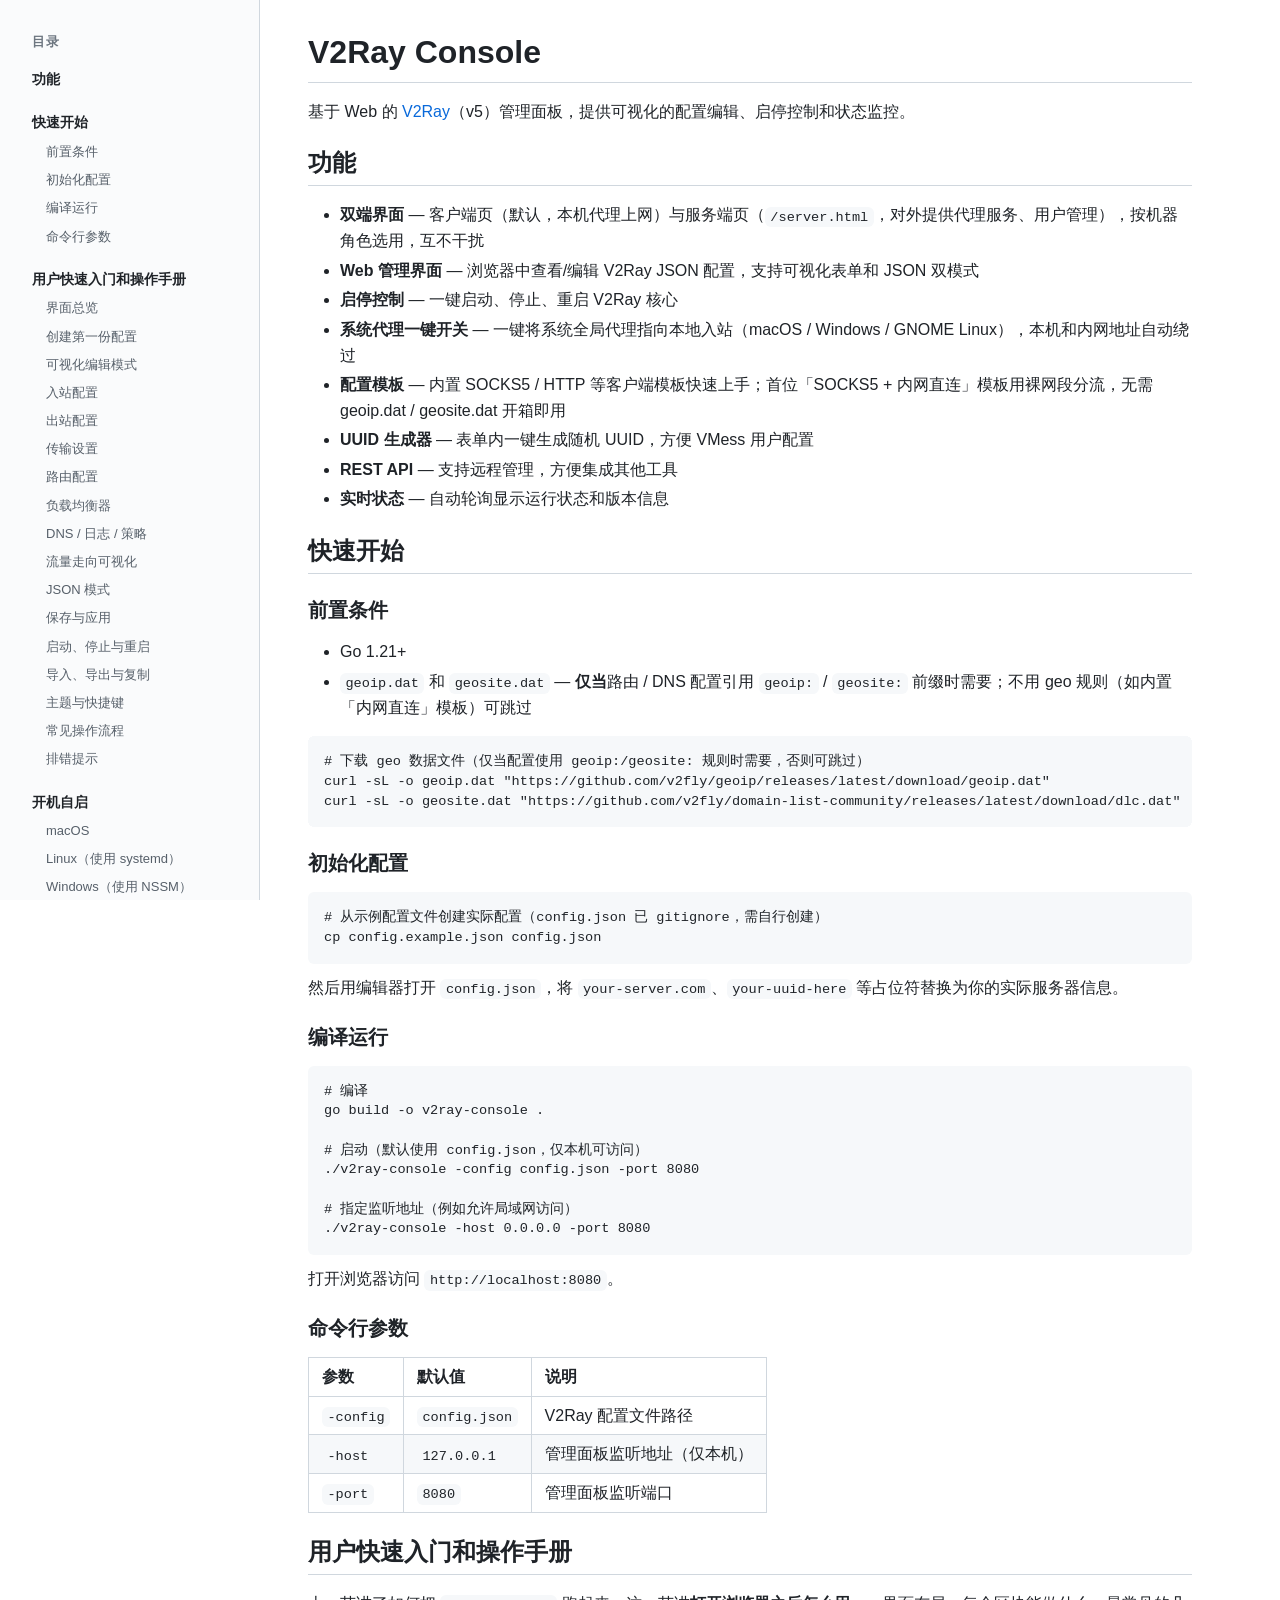
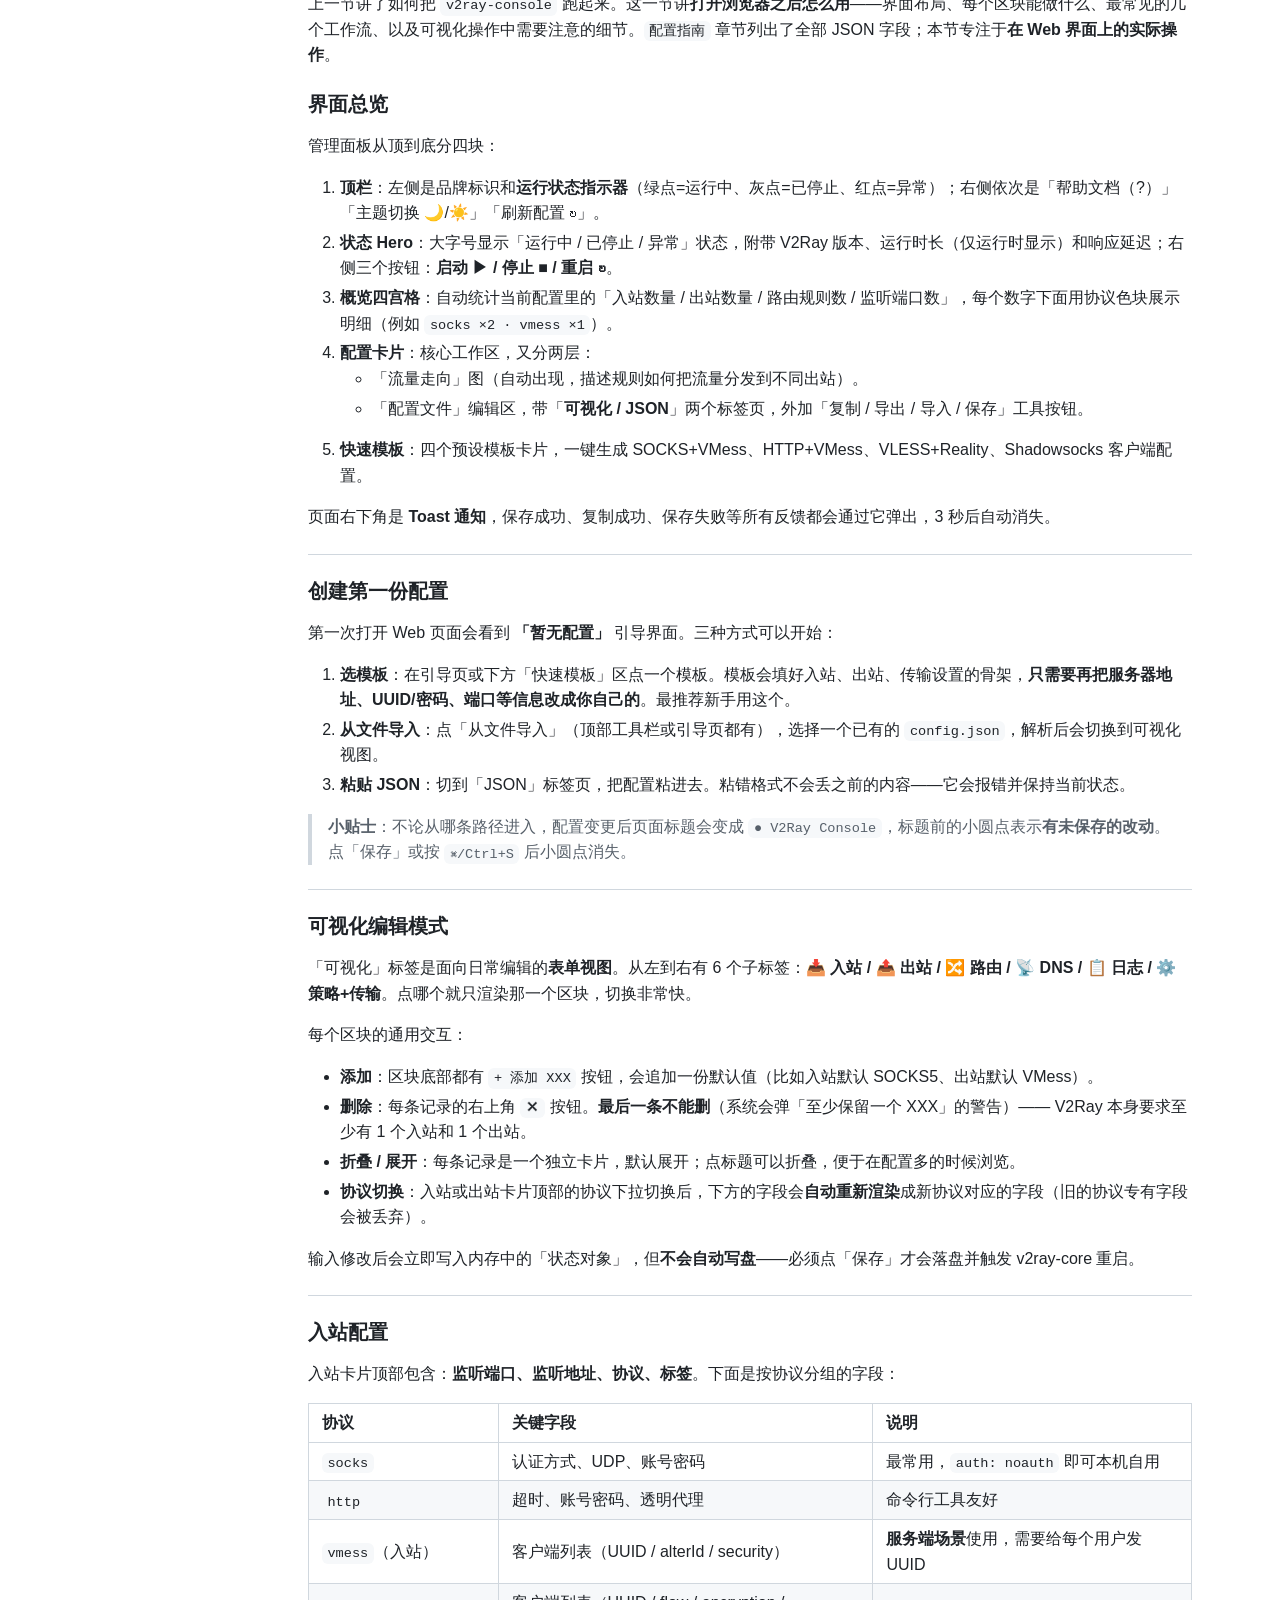
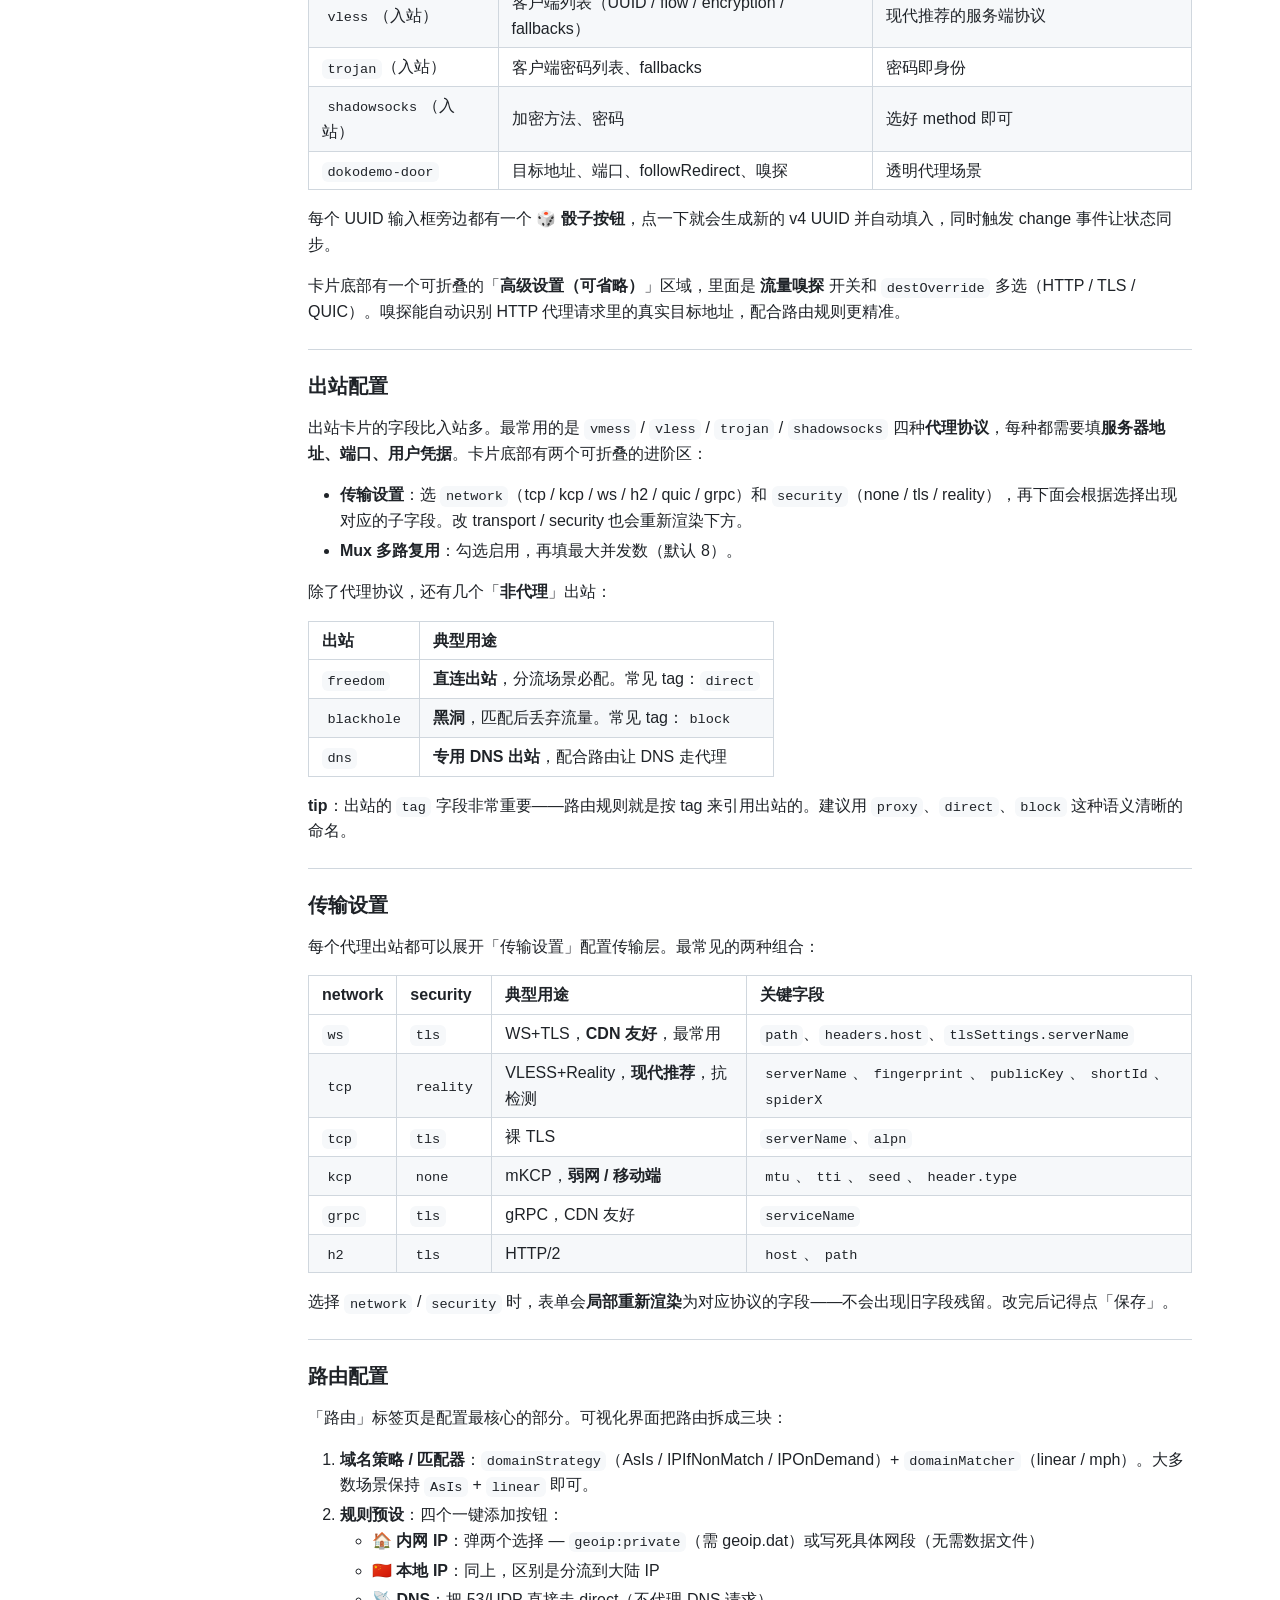
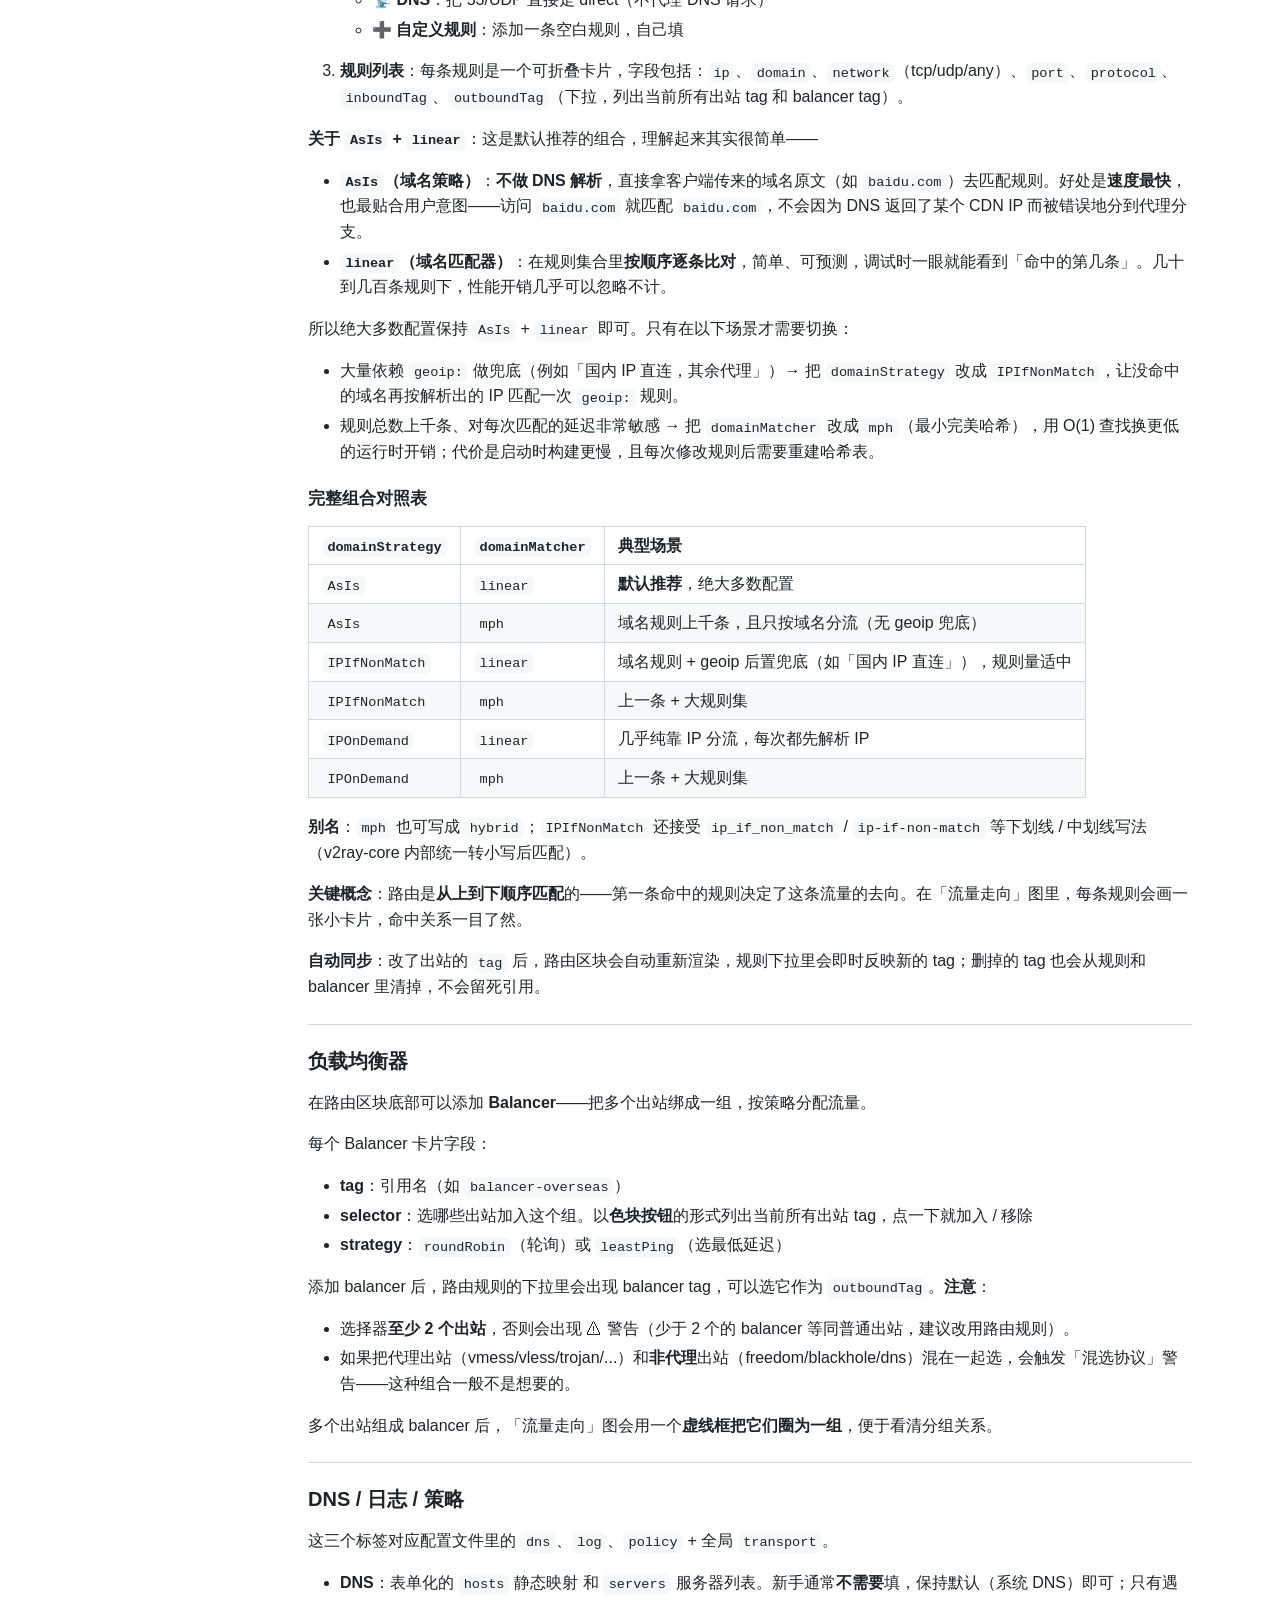
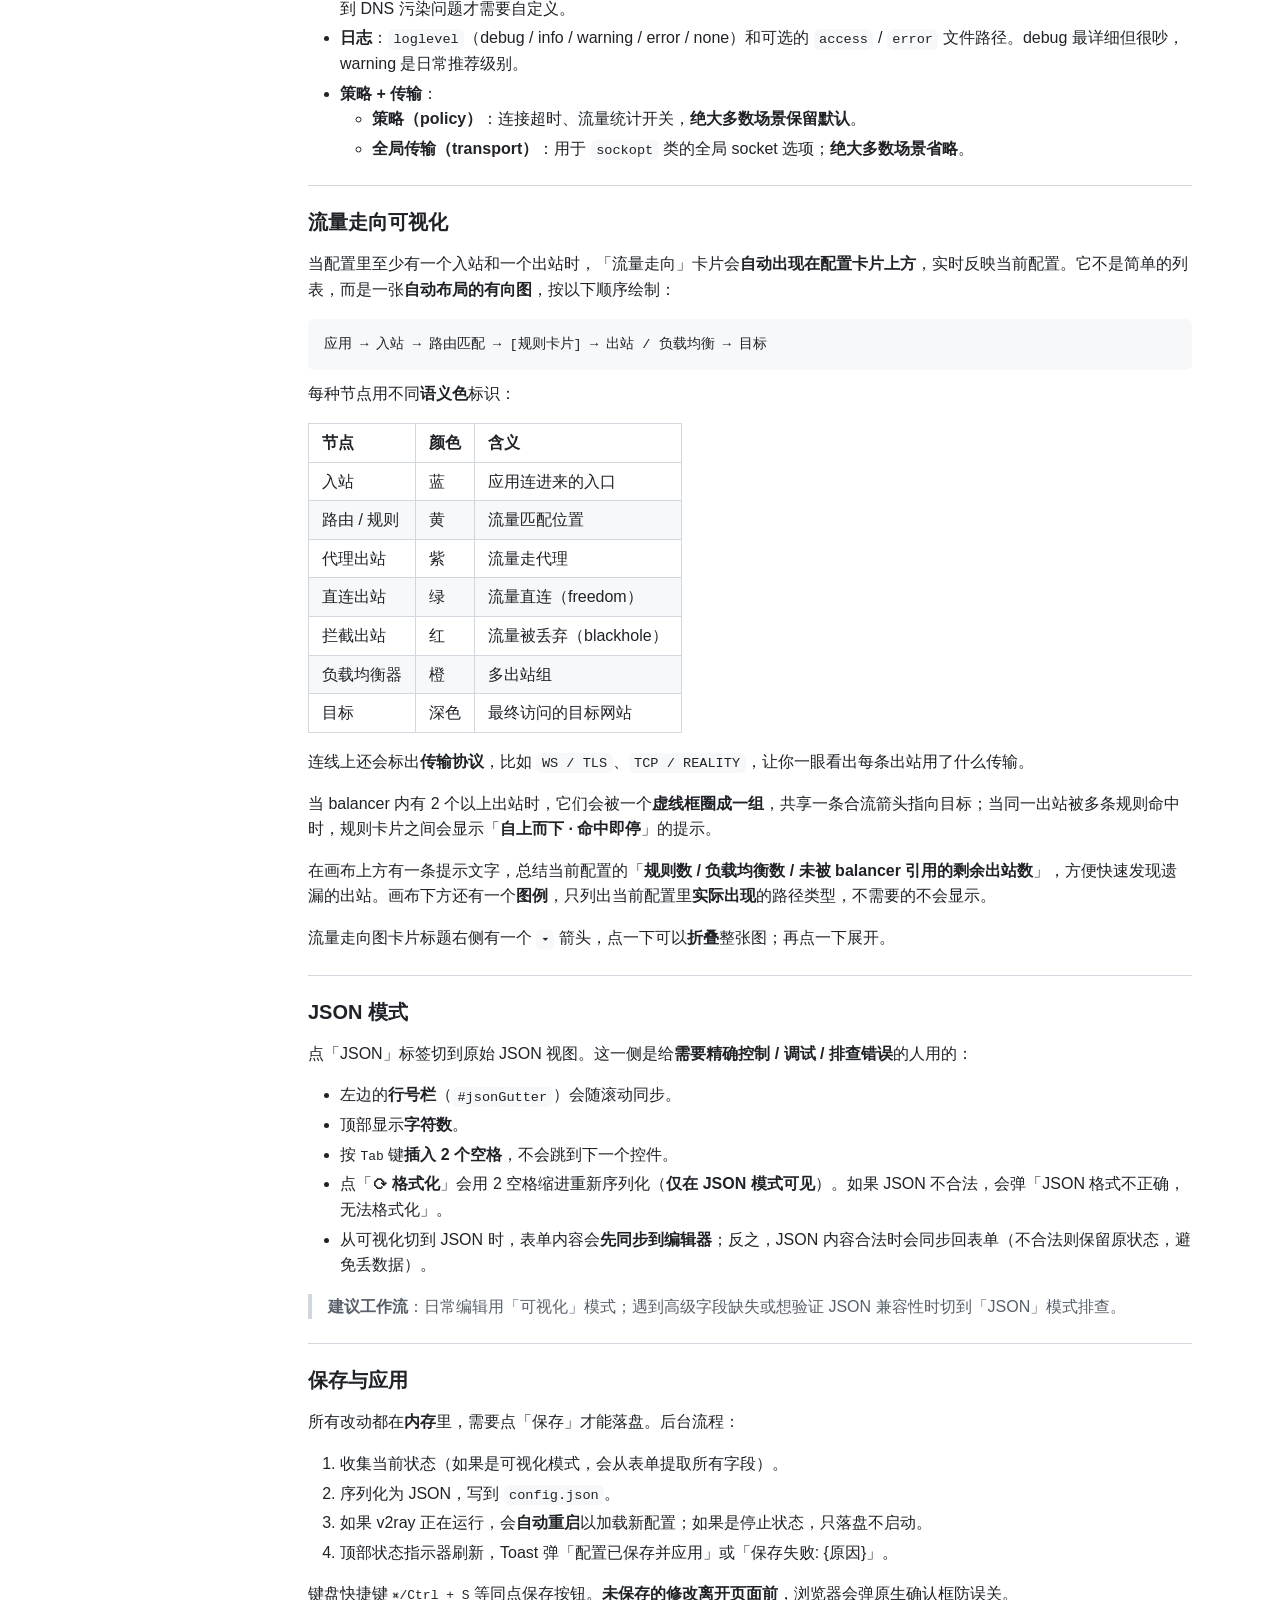
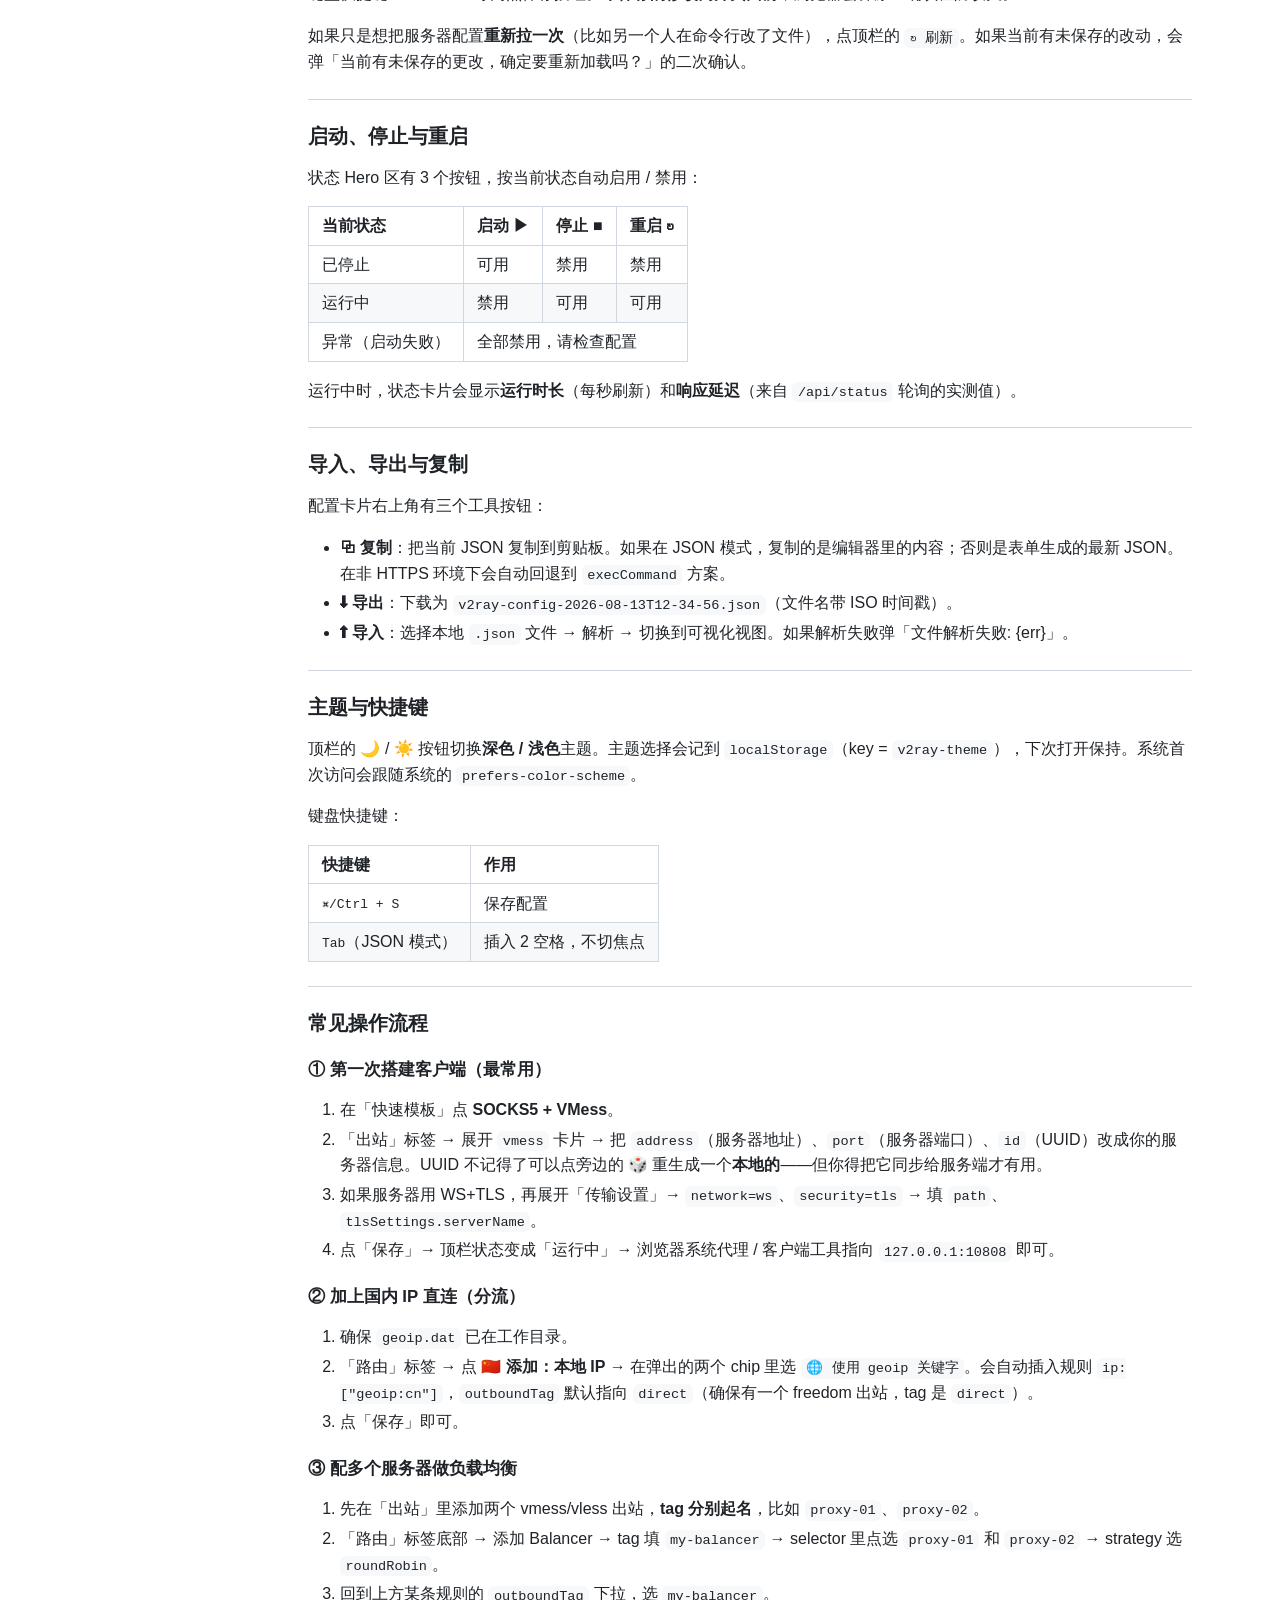
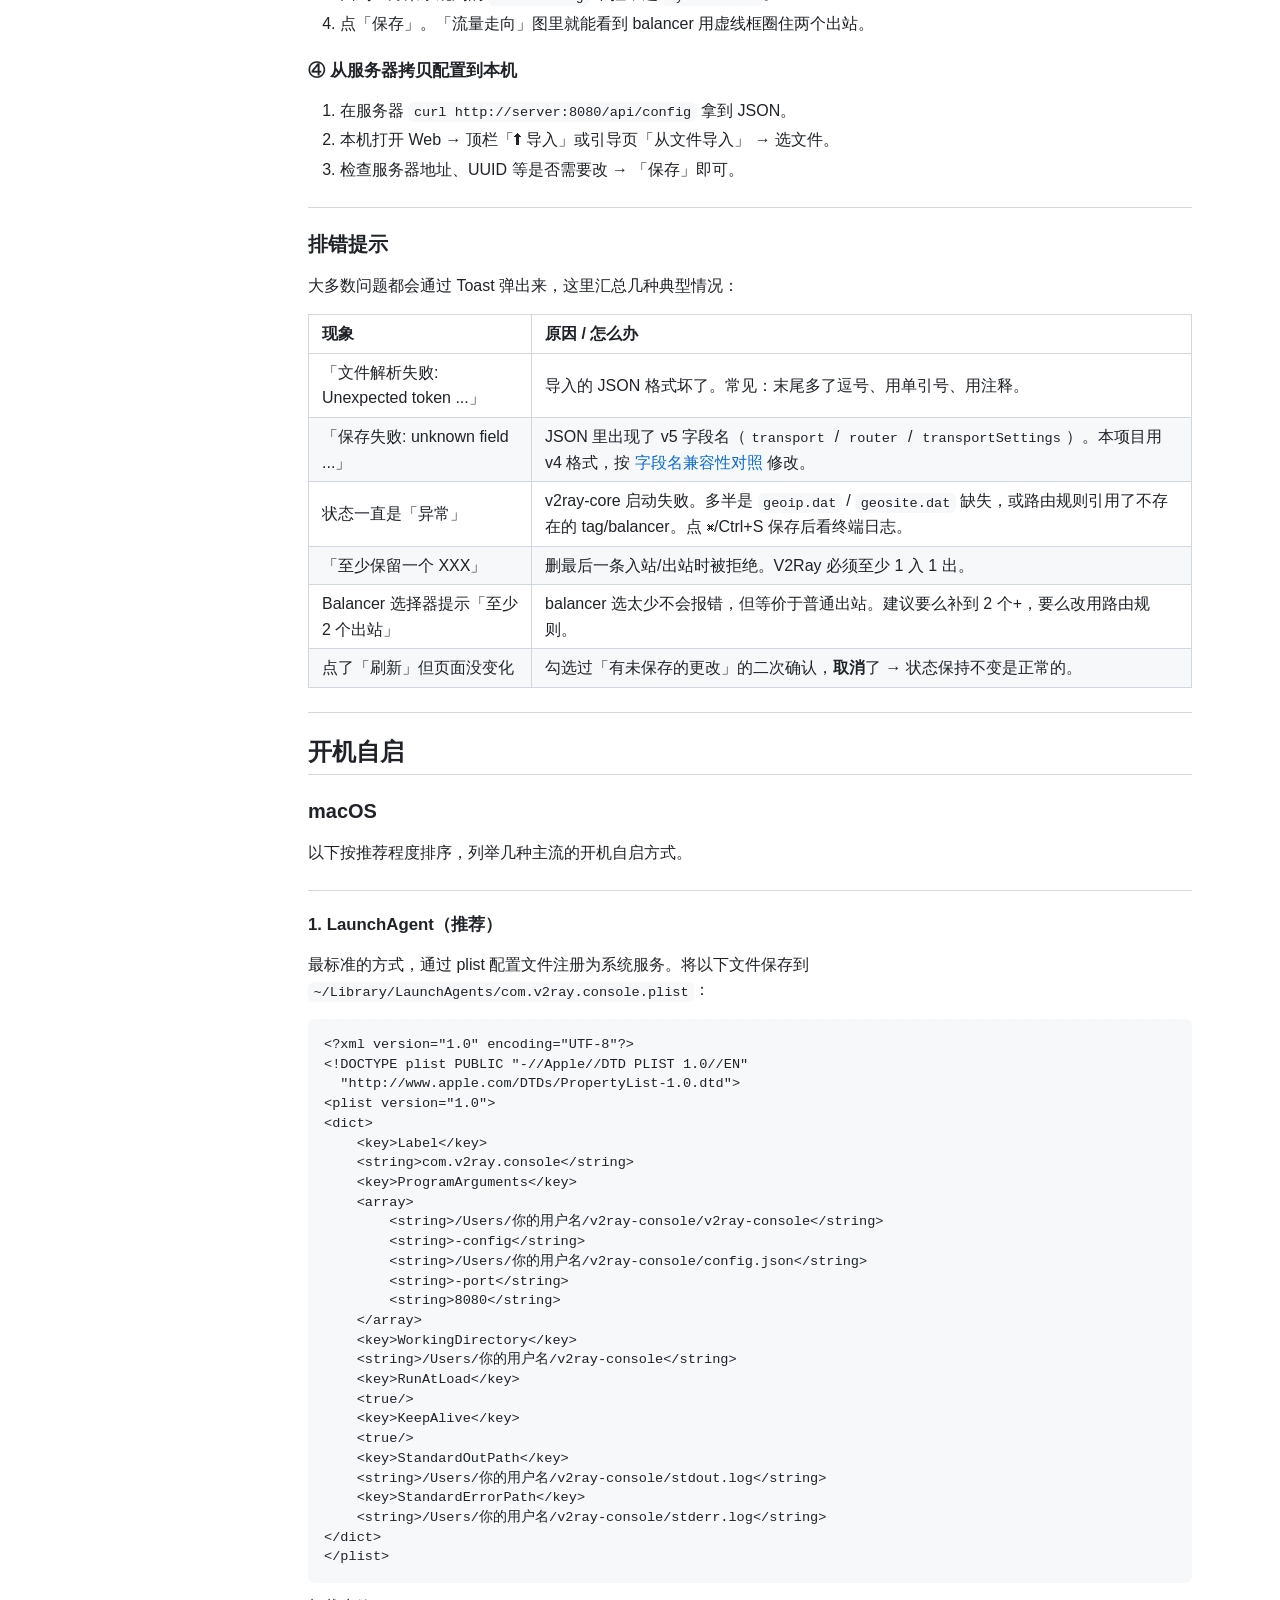
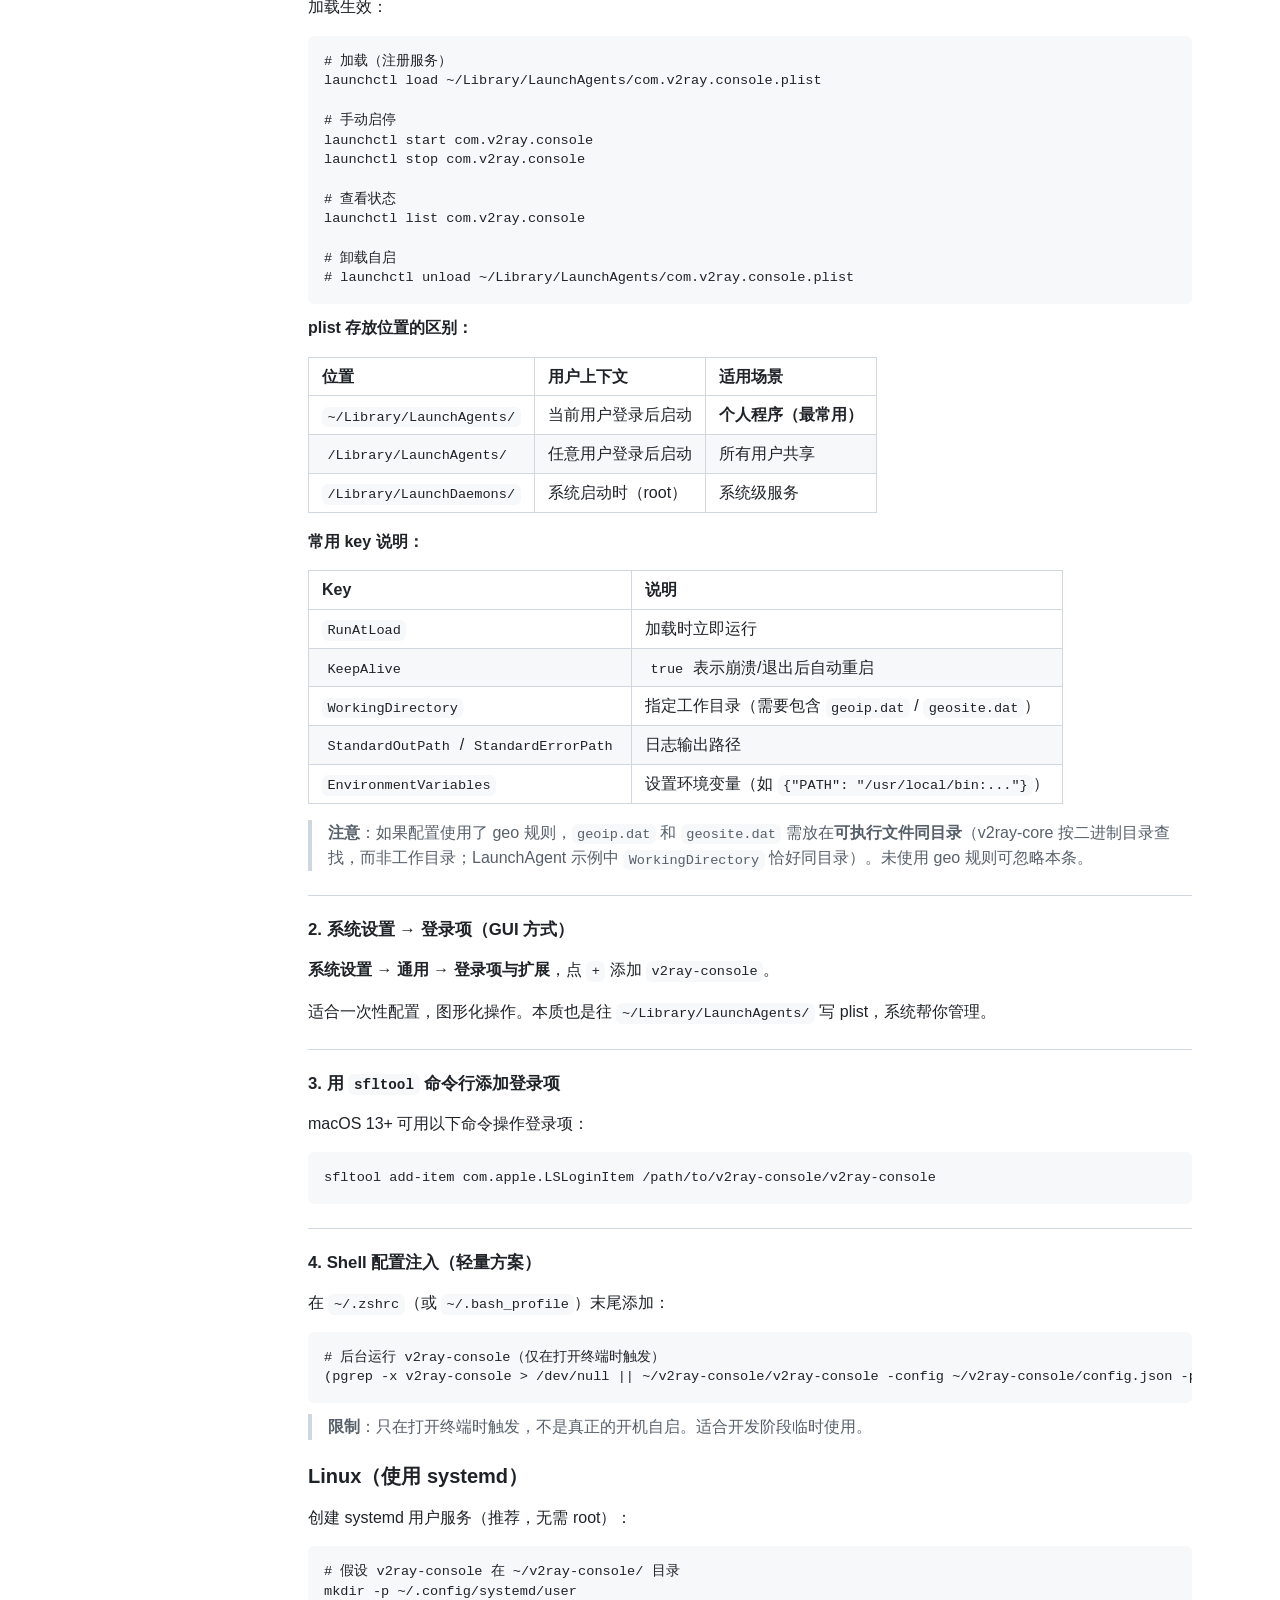
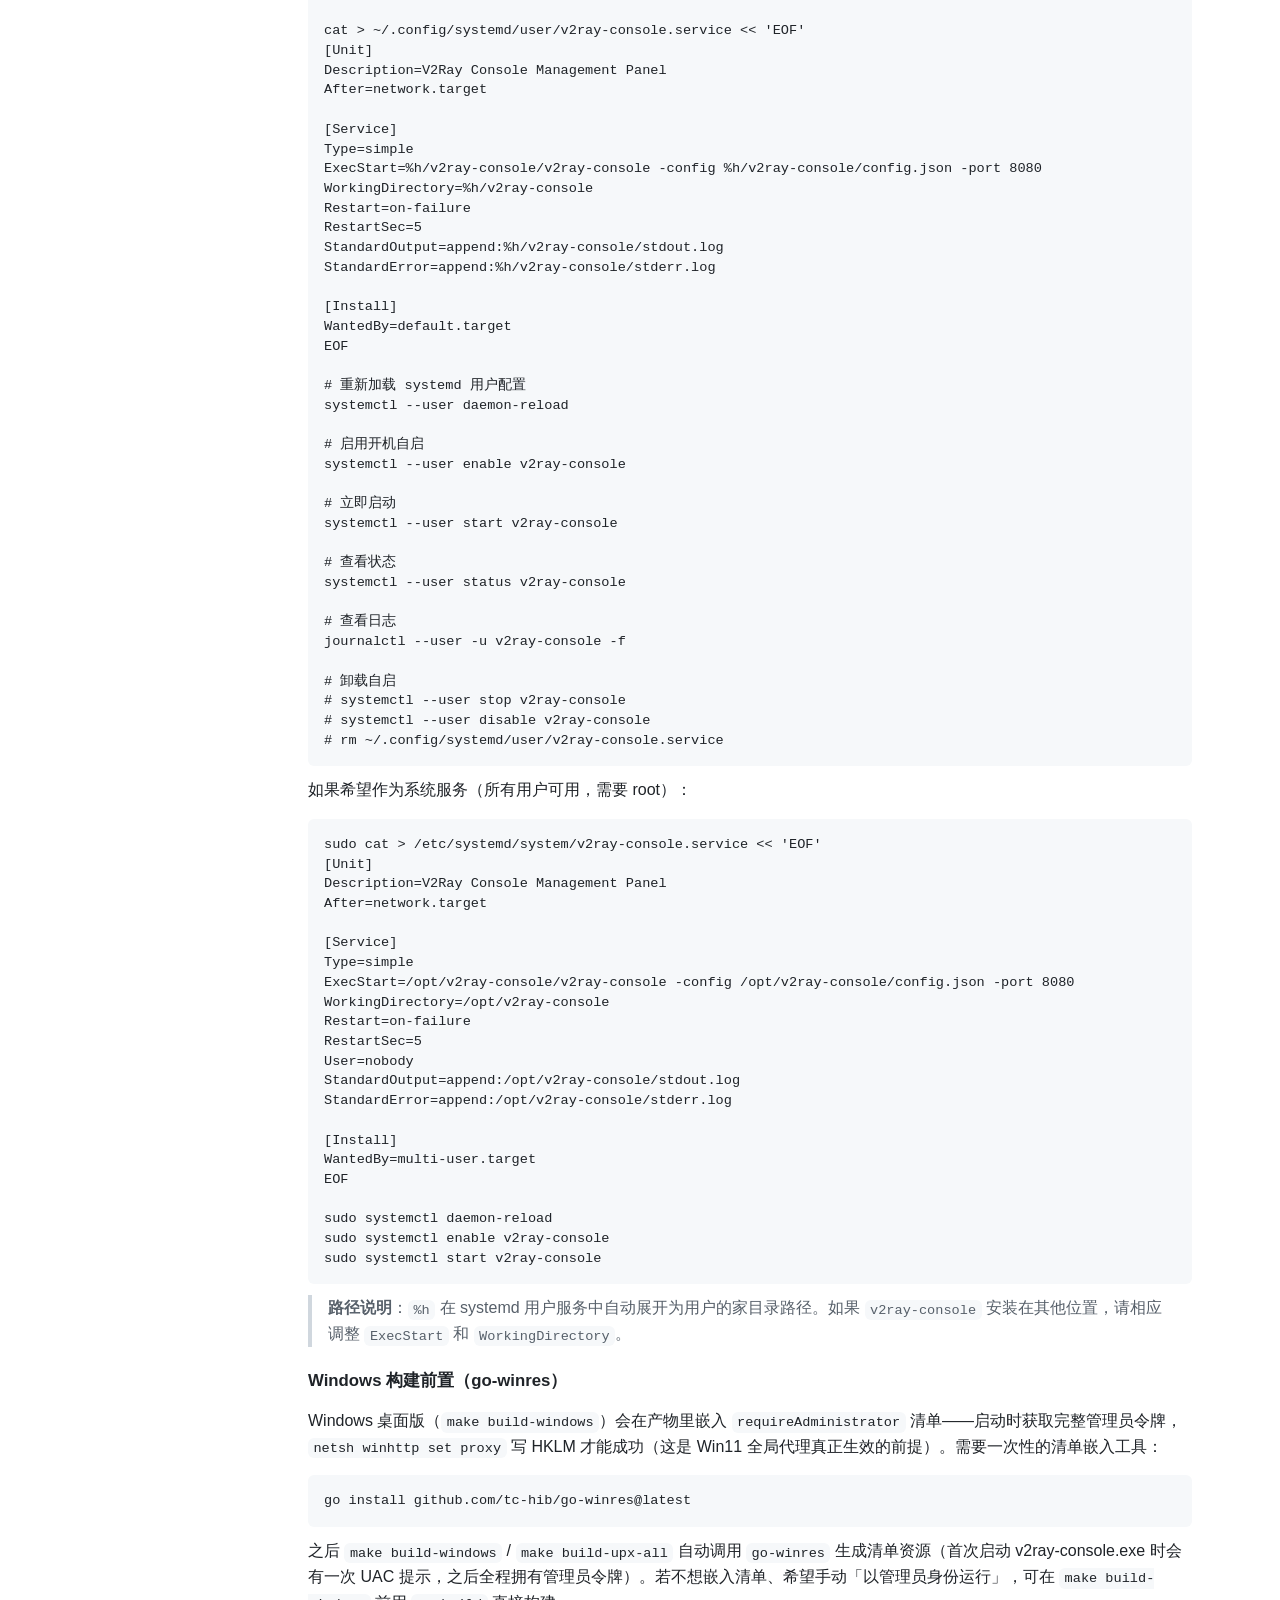
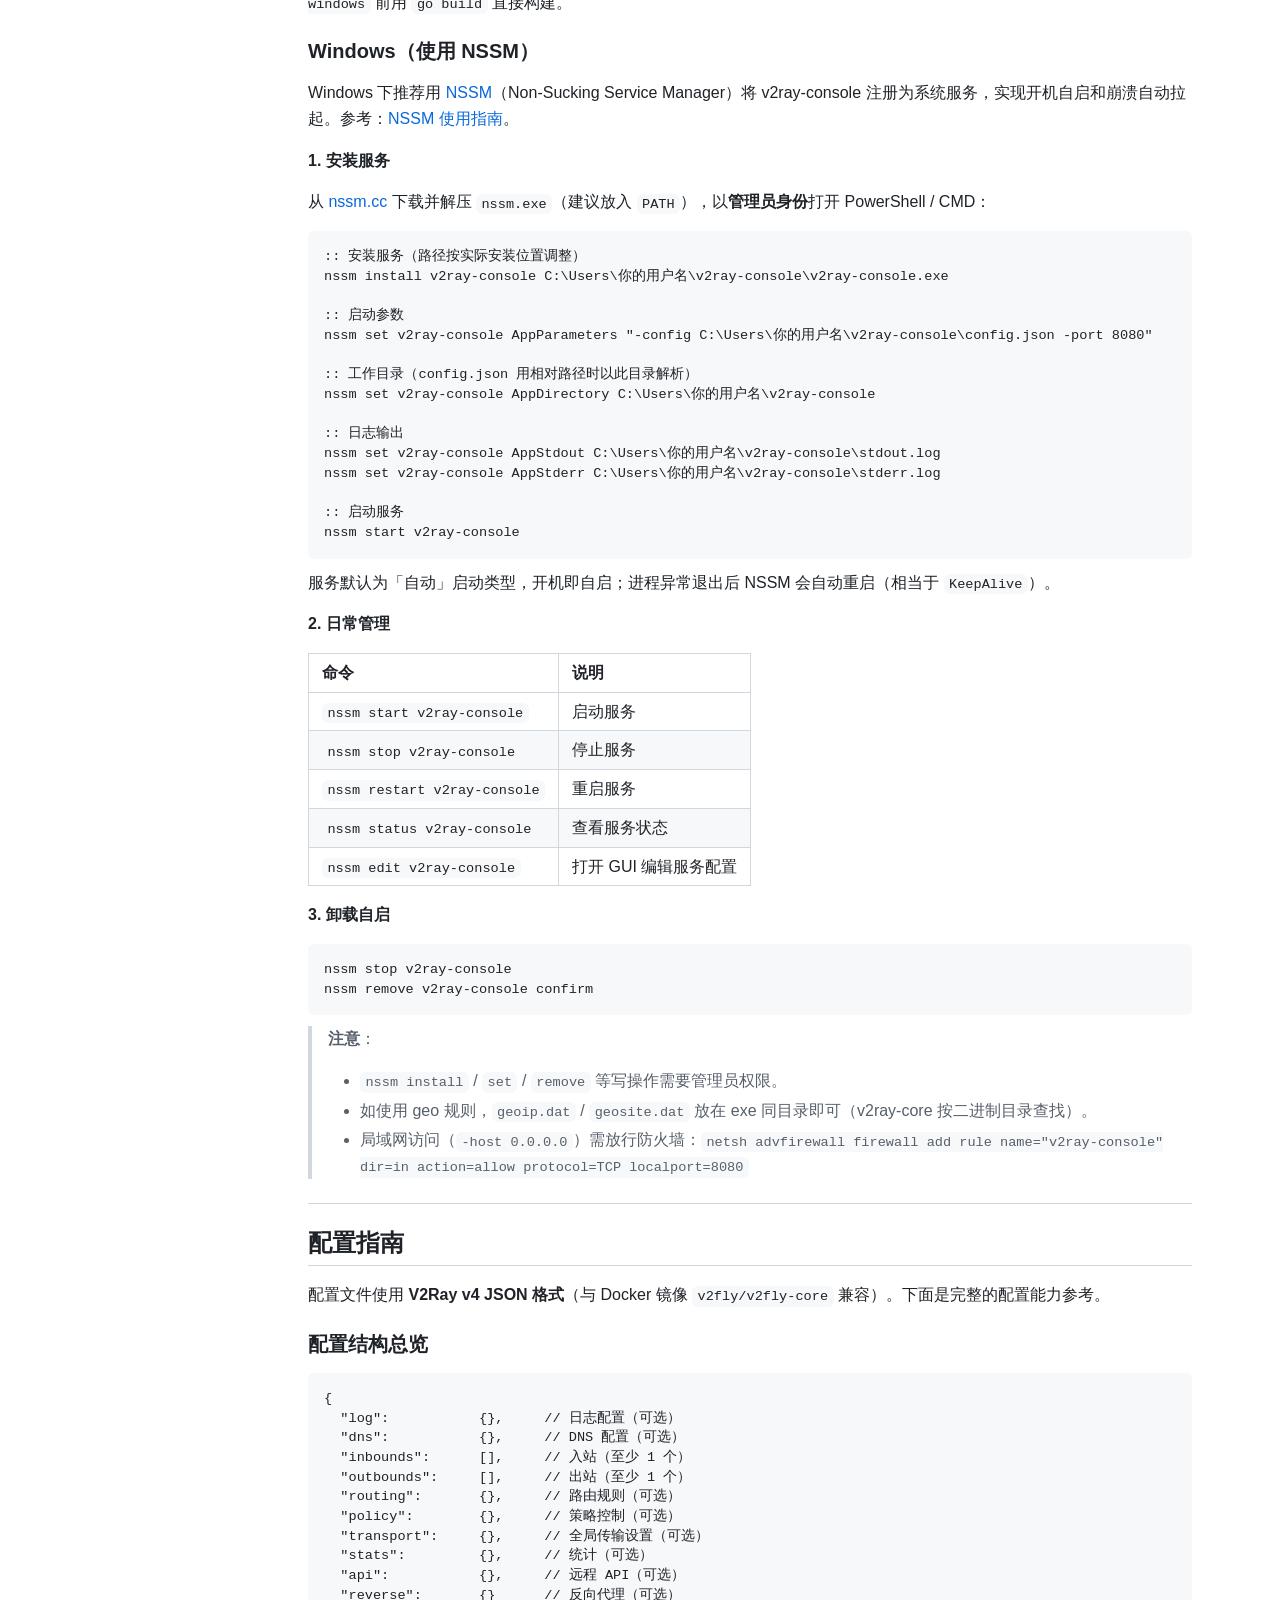
<file: web/README.html>
<!DOCTYPE html>
<html lang="zh-CN">
<head>
    <meta charset="UTF-8">
    <meta name="viewport" content="width=device-width, initial-scale=1.0">
    <title>V2Ray Console · 帮助文档</title>
    <style>
        :root {
            --bg: #ffffff;
            --bg-soft: #f6f8fa;
            --bg-code: #f6f8fa;
            --bg-toc: #fafbfc;
            --border: #d0d7de;
            --border-strong: #afb8c1;
            --text: #1f2328;
            --text-secondary: #57606a;
            --text-muted: #6e7781;
            --link: #0969da;
            --link-hover: #0550ae;
            --accent: #0969da;
            --accent-soft: #ddf4ff;
            --table-stripe: #f6f8fa;
            --shadow: 0 1px 3px rgba(31, 35, 40, 0.04);
        }

        @media (prefers-color-scheme: dark) {
            :root {
                --bg: #0d1117;
                --bg-soft: #161b22;
                --bg-code: #161b22;
                --bg-toc: #010409;
                --border: #30363d;
                --border-strong: #484f58;
                --text: #e6edf3;
                --text-secondary: #8b949e;
                --text-muted: #6e7681;
                --link: #58a6ff;
                --link-hover: #79c0ff;
                --accent: #58a6ff;
                --accent-soft: rgba(56, 139, 253, 0.15);
                --table-stripe: #161b22;
                --shadow: 0 1px 3px rgba(0, 0, 0, 0.3);
            }
        }

        * { box-sizing: border-box; }

        html { scroll-behavior: smooth; }

        body {
            font-family: -apple-system, BlinkMacSystemFont, "Segoe UI", "PingFang SC", "Hiragino Sans GB", "Microsoft YaHei", Helvetica, Arial, sans-serif;
            line-height: 1.6;
            color: var(--text);
            background: var(--bg);
            margin: 0;
        }

        /* Layout: sidebar + main */
        .layout {
            display: grid;
            grid-template-columns: 260px 1fr;
            max-width: 1280px;
            margin: 0 auto;
            align-items: start;
        }

        /* Sidebar */
        .sidebar {
            position: sticky;
            top: 0;
            height: 100vh;
            overflow-y: auto;
            padding: 32px 16px 32px 24px;
            border-right: 1px solid var(--border);
            background: var(--bg-toc);
        }

        .sidebar-header {
            font-size: 13px;
            font-weight: 600;
            color: var(--text-muted);
            text-transform: uppercase;
            letter-spacing: 0.05em;
            margin: 0 0 12px 8px;
        }

        .toc {
            list-style: none;
            padding: 0;
            margin: 0;
        }

        .toc li {
            margin: 0;
        }

        .toc a {
            display: block;
            padding: 5px 8px;
            font-size: 13.5px;
            color: var(--text-secondary);
            text-decoration: none;
            border-radius: 6px;
            line-height: 1.4;
            transition: background 0.12s, color 0.12s;
        }

        .toc a:hover {
            background: var(--bg-soft);
            color: var(--text);
            text-decoration: none;
        }

        .toc a.active {
            background: var(--accent-soft);
            color: var(--accent);
            font-weight: 600;
        }

        /* H2 level: bold, larger */
        .toc .lvl-2 > a {
            font-weight: 600;
            color: var(--text);
            margin-top: 14px;
            font-size: 14px;
        }

        .toc .lvl-2:first-child > a {
            margin-top: 0;
        }

        /* H3 level: indented */
        .toc .lvl-3 > a {
            padding-left: 22px;
            font-size: 13px;
        }

        /* Main content */
        .main {
            padding: 32px 48px 80px 48px;
            min-width: 0;
            max-width: 980px;
        }

        h1, h2, h3, h4, h5, h6 {
            font-weight: 600;
            line-height: 1.25;
            margin-top: 24px;
            margin-bottom: 16px;
            scroll-margin-top: 16px;
        }

        h1 {
            font-size: 2em;
            border-bottom: 1px solid var(--border);
            padding-bottom: 0.3em;
            margin-top: 0;
        }

        h2 {
            font-size: 1.5em;
            border-bottom: 1px solid var(--border);
            padding-bottom: 0.3em;
        }

        h3 { font-size: 1.25em; }
        h4 { font-size: 1.05em; }
        h5, h6 { font-size: 0.95em; }

        /* Heading anchor hover hint */
        h2 a.anchor, h3 a.anchor, h4 a.anchor {
            opacity: 0;
            margin-left: 8px;
            font-size: 0.8em;
            color: var(--text-muted);
            text-decoration: none;
            transition: opacity 0.15s;
        }

        h2:hover a.anchor, h3:hover a.anchor, h4:hover a.anchor {
            opacity: 1;
        }

        p { margin-top: 0; margin-bottom: 16px; }

        a { color: var(--link); text-decoration: none; }
        a:hover { color: var(--link-hover); text-decoration: underline; }

        code {
            font-family: ui-monospace, SFMono-Regular, "SF Mono", Menlo, Consolas, "Liberation Mono", monospace;
            background: var(--bg-code);
            padding: 0.2em 0.4em;
            border-radius: 6px;
            font-size: 85%;
        }

        pre {
            background: var(--bg-code);
            border-radius: 6px;
            padding: 16px;
            overflow: auto;
            font-size: 85%;
            line-height: 1.45;
        }

        pre code {
            background: transparent;
            padding: 0;
            font-size: 100%;
        }

        table {
            border-collapse: collapse;
            width: 100%;
            margin-bottom: 16px;
            display: block;
            overflow-x: auto;
        }

        table th, table td {
            border: 1px solid var(--border);
            padding: 6px 13px;
            text-align: left;
        }

        table tr { background: var(--bg); border-top: 1px solid var(--border); }
        table tr:nth-child(2n) { background: var(--table-stripe); }
        table th { font-weight: 600; }

        blockquote {
            border-left: 4px solid var(--border);
            padding: 0 1em;
            color: var(--text-secondary);
            margin: 0 0 16px 0;
        }

        ul, ol { padding-left: 2em; margin-bottom: 16px; }
        li { margin-bottom: 4px; }

        hr {
            border: 0;
            border-top: 1px solid var(--border);
            margin: 24px 0;
        }

        strong { font-weight: 600; }

        /* Mobile: hide sidebar, show as top bar */
        @media (max-width: 900px) {
            .layout { grid-template-columns: 1fr; }

            .sidebar {
                position: relative;
                height: auto;
                max-height: none;
                border-right: none;
                border-bottom: 1px solid var(--border);
                padding: 20px 24px;
            }

            .main { padding: 24px; }
        }
    </style>
</head>
<body>
<div class="layout">
    <aside class="sidebar">
        <div class="sidebar-header">目录</div>
        <ul class="toc" id="toc">
            <li class="lvl-2"><a href="#功能">功能</a></li>
            <li class="lvl-2"><a href="#快速开始">快速开始</a></li>
            <li class="lvl-3"><a href="#快速开始-前置条件">前置条件</a></li>
            <li class="lvl-3"><a href="#快速开始-初始化配置">初始化配置</a></li>
            <li class="lvl-3"><a href="#快速开始-编译运行">编译运行</a></li>
            <li class="lvl-3"><a href="#快速开始-命令行参数">命令行参数</a></li>
            <li class="lvl-2"><a href="#用户快速入门和操作手册">用户快速入门和操作手册</a></li>
            <li class="lvl-3"><a href="#手册-界面总览">界面总览</a></li>
            <li class="lvl-3"><a href="#手册-创建第一份配置">创建第一份配置</a></li>
            <li class="lvl-3"><a href="#手册-可视化编辑模式">可视化编辑模式</a></li>
            <li class="lvl-3"><a href="#手册-入站配置">入站配置</a></li>
            <li class="lvl-3"><a href="#手册-出站配置">出站配置</a></li>
            <li class="lvl-3"><a href="#手册-传输设置">传输设置</a></li>
            <li class="lvl-3"><a href="#手册-路由配置">路由配置</a></li>
            <li class="lvl-3"><a href="#手册-负载均衡器">负载均衡器</a></li>
            <li class="lvl-3"><a href="#手册-dns-日志-策略">DNS / 日志 / 策略</a></li>
            <li class="lvl-3"><a href="#手册-流量走向可视化">流量走向可视化</a></li>
            <li class="lvl-3"><a href="#手册-json-模式">JSON 模式</a></li>
            <li class="lvl-3"><a href="#手册-保存与应用">保存与应用</a></li>
            <li class="lvl-3"><a href="#手册-启动停止与重启">启动、停止与重启</a></li>
            <li class="lvl-3"><a href="#手册-导入导出与复制">导入、导出与复制</a></li>
            <li class="lvl-3"><a href="#手册-主题与快捷键">主题与快捷键</a></li>
            <li class="lvl-3"><a href="#手册-常见操作流程">常见操作流程</a></li>
            <li class="lvl-3"><a href="#手册-排错提示">排错提示</a></li>
            <li class="lvl-2"><a href="#开机自启">开机自启</a></li>
            <li class="lvl-3"><a href="#开机自启-macos">macOS</a></li>
            <li class="lvl-3"><a href="#开机自启-linux">Linux（使用 systemd）</a></li>
            <li class="lvl-3"><a href="#开机自启-windows">Windows（使用 NSSM）</a></li>
            <li class="lvl-2"><a href="#配置指南">配置指南</a></li>
            <li class="lvl-3"><a href="#配置-结构总览">配置结构总览</a></li>
            <li class="lvl-3"><a href="#配置-一-log-日志">一、Log 日志</a></li>
            <li class="lvl-3"><a href="#配置-二-dns">二、DNS</a></li>
            <li class="lvl-3"><a href="#配置-三-inbounds-入站">三、Inbounds 入站</a></li>
            <li class="lvl-3"><a href="#配置-四-outbounds-出站">四、Outbounds 出站</a></li>
            <li class="lvl-3"><a href="#配置-五-stream-settings-传输设置">五、Stream Settings 传输设置</a></li>
            <li class="lvl-3"><a href="#配置-六-security-传输层安全">六、Security 传输层安全</a></li>
            <li class="lvl-3"><a href="#配置-七-mux-多路复用">七、Mux 多路复用</a></li>
            <li class="lvl-3"><a href="#配置-八-routing-路由">八、Routing 路由</a></li>
            <li class="lvl-3"><a href="#配置-九-policy-策略">九、Policy 策略</a></li>
            <li class="lvl-3"><a href="#配置-十-stats-api-统计与远程管理">十、Stats &amp; API 统计与远程管理</a></li>
            <li class="lvl-3"><a href="#配置-十一-常见配置模式">十一、常见配置模式</a></li>
            <li class="lvl-3"><a href="#配置-十二-字段名兼容性对照">十二、字段名兼容性对照</a></li>
            <li class="lvl-2"><a href="#api-接口">API 接口</a></li>
            <li class="lvl-2"><a href="#项目结构">项目结构</a></li>
            <li class="lvl-2"><a href="#常见问题">常见问题</a></li>
            <li class="lvl-2"><a href="#技术栈">技术栈</a></li>
            <li class="lvl-2"><a href="#license">License</a></li>
        </ul>
    </aside>

    <main class="main">
        <h1 id="v2ray-console">V2Ray Console</h1>
        <p>基于 Web 的 <a href="https://github.com/v2fly/v2ray-core">V2Ray</a>（v5）管理面板，提供可视化的配置编辑、启停控制和状态监控。</p>

        <h2 id="功能">功能</h2>
        <ul>
            <li><strong>双端界面</strong> — 客户端页（默认，本机代理上网）与服务端页（<code>/server.html</code>，对外提供代理服务、用户管理），按机器角色选用，互不干扰</li>
            <li><strong>Web 管理界面</strong> — 浏览器中查看/编辑 V2Ray JSON 配置，支持可视化表单和 JSON 双模式</li>
            <li><strong>启停控制</strong> — 一键启动、停止、重启 V2Ray 核心</li>
            <li><strong>系统代理一键开关</strong> — 一键将系统全局代理指向本地入站（macOS / Windows / GNOME Linux），本机和内网地址自动绕过</li>
            <li><strong>配置模板</strong> — 内置 SOCKS5 / HTTP 等客户端模板快速上手；首位「SOCKS5 + 内网直连」模板用裸网段分流，无需 geoip.dat / geosite.dat 开箱即用</li>
            <li><strong>UUID 生成器</strong> — 表单内一键生成随机 UUID，方便 VMess 用户配置</li>
            <li><strong>REST API</strong> — 支持远程管理，方便集成其他工具</li>
            <li><strong>实时状态</strong> — 自动轮询显示运行状态和版本信息</li>
        </ul>

        <h2 id="快速开始">快速开始</h2>

        <h3 id="快速开始-前置条件">前置条件</h3>
        <ul>
            <li>Go 1.21+</li>
            <li><code>geoip.dat</code> 和 <code>geosite.dat</code> — <strong>仅当</strong>路由 / DNS 配置引用 <code>geoip:</code> / <code>geosite:</code> 前缀时需要；不用 geo 规则（如内置「内网直连」模板）可跳过</li>
        </ul>

        <pre><code class="language-bash"># 下载 geo 数据文件（仅当配置使用 geoip:/geosite: 规则时需要，否则可跳过）
curl -sL -o geoip.dat "https://github.com/v2fly/geoip/releases/latest/download/geoip.dat"
curl -sL -o geosite.dat "https://github.com/v2fly/domain-list-community/releases/latest/download/dlc.dat"
</code></pre>

        <h3 id="快速开始-初始化配置">初始化配置</h3>
        <pre><code class="language-bash"># 从示例配置文件创建实际配置（config.json 已 gitignore，需自行创建）
cp config.example.json config.json
</code></pre>
        <p>然后用编辑器打开 <code>config.json</code>，将 <code>your-server.com</code>、<code>your-uuid-here</code> 等占位符替换为你的实际服务器信息。</p>

        <h3 id="快速开始-编译运行">编译运行</h3>
        <pre><code class="language-bash"># 编译
go build -o v2ray-console .

# 启动（默认使用 config.json，仅本机可访问）
./v2ray-console -config config.json -port 8080

# 指定监听地址（例如允许局域网访问）
./v2ray-console -host 0.0.0.0 -port 8080
</code></pre>
        <p>打开浏览器访问 <code>http://localhost:8080</code>。</p>

        <h3 id="快速开始-命令行参数">命令行参数</h3>
        <table>
            <thead>
                <tr><th>参数</th><th>默认值</th><th>说明</th></tr>
            </thead>
            <tbody>
                <tr><td><code>-config</code></td><td><code>config.json</code></td><td>V2Ray 配置文件路径</td></tr>
                <tr><td><code>-host</code></td><td><code>127.0.0.1</code></td><td>管理面板监听地址（仅本机）</td></tr>
                <tr><td><code>-port</code></td><td><code>8080</code></td><td>管理面板监听端口</td></tr>
            </tbody>
        </table>

        <h2 id="用户快速入门和操作手册">用户快速入门和操作手册</h2>
        <p>上一节讲了如何把 <code>v2ray-console</code> 跑起来。这一节讲<strong>打开浏览器之后怎么用</strong>——界面布局、每个区块能做什么、最常见的几个工作流、以及可视化操作中需要注意的细节。<code>配置指南</code> 章节列出了全部 JSON 字段；本节专注于<strong>在 Web 界面上的实际操作</strong>。</p>

        <h3 id="手册-界面总览">界面总览</h3>
        <p>管理面板从顶到底分四块：</p>
        <ol>
            <li><strong>顶栏</strong>：左侧是品牌标识和<strong>运行状态指示器</strong>（绿点=运行中、灰点=已停止、红点=异常）；右侧依次是「帮助文档（?）」「主题切换 🌙/☀️」「刷新配置 ↻」。</li>
            <li><strong>状态 Hero</strong>：大字号显示「运行中 / 已停止 / 异常」状态，附带 V2Ray 版本、运行时长（仅运行时显示）和响应延迟；右侧三个按钮：<strong>启动 ▶ / 停止 ■ / 重启 ↻</strong>。</li>
            <li><strong>概览四宫格</strong>：自动统计当前配置里的「入站数量 / 出站数量 / 路由规则数 / 监听端口数」，每个数字下面用协议色块展示明细（例如 <code>socks ×2 · vmess ×1</code>）。</li>
            <li><strong>配置卡片</strong>：核心工作区，又分两层：
                <ul>
                    <li>「流量走向」图（自动出现，描述规则如何把流量分发到不同出站）。</li>
                    <li>「配置文件」编辑区，带「<strong>可视化 / JSON</strong>」两个标签页，外加「复制 / 导出 / 导入 / 保存」工具按钮。</li>
                </ul>
            </li>
            <li><strong>快速模板</strong>：四个预设模板卡片，一键生成 SOCKS+VMess、HTTP+VMess、VLESS+Reality、Shadowsocks 客户端配置。</li>
        </ol>
        <p>页面右下角是 <strong>Toast 通知</strong>，保存成功、复制成功、保存失败等所有反馈都会通过它弹出，3 秒后自动消失。</p>

        <hr>

        <h3 id="手册-创建第一份配置">创建第一份配置</h3>
        <p>第一次打开 Web 页面会看到 <strong>「暂无配置」</strong> 引导界面。三种方式可以开始：</p>
        <ol>
            <li><strong>选模板</strong>：在引导页或下方「快速模板」区点一个模板。模板会填好入站、出站、传输设置的骨架，<strong>只需要再把服务器地址、UUID/密码、端口等信息改成你自己的</strong>。最推荐新手用这个。</li>
            <li><strong>从文件导入</strong>：点「从文件导入」（顶部工具栏或引导页都有），选择一个已有的 <code>config.json</code>，解析后会切换到可视化视图。</li>
            <li><strong>粘贴 JSON</strong>：切到「JSON」标签页，把配置粘进去。粘错格式不会丢之前的内容——它会报错并保持当前状态。</li>
        </ol>
        <blockquote>
            <p><strong>小贴士</strong>：不论从哪条路径进入，配置变更后页面标题会变成 <code>● V2Ray Console</code>，标题前的小圆点表示<strong>有未保存的改动</strong>。点「保存」或按 <code>⌘/Ctrl+S</code> 后小圆点消失。</p>
        </blockquote>

        <hr>

        <h3 id="手册-可视化编辑模式">可视化编辑模式</h3>
        <p>「可视化」标签是面向日常编辑的<strong>表单视图</strong>。从左到右有 6 个子标签：<strong>📥 入站 / 📤 出站 / 🔀 路由 / 📡 DNS / 📋 日志 / ⚙️ 策略+传输</strong>。点哪个就只渲染那一个区块，切换非常快。</p>
        <p>每个区块的通用交互：</p>
        <ul>
            <li><strong>添加</strong>：区块底部都有 <code>+ 添加 XXX</code> 按钮，会追加一份默认值（比如入站默认 SOCKS5、出站默认 VMess）。</li>
            <li><strong>删除</strong>：每条记录的右上角 <code>✕</code> 按钮。<strong>最后一条不能删</strong>（系统会弹「至少保留一个 XXX」的警告）—— V2Ray 本身要求至少有 1 个入站和 1 个出站。</li>
            <li><strong>折叠 / 展开</strong>：每条记录是一个独立卡片，默认展开；点标题可以折叠，便于在配置多的时候浏览。</li>
            <li><strong>协议切换</strong>：入站或出站卡片顶部的协议下拉切换后，下方的字段会<strong>自动重新渲染</strong>成新协议对应的字段（旧的协议专有字段会被丢弃）。</li>
        </ul>
        <p>输入修改后会立即写入内存中的「状态对象」，但<strong>不会自动写盘</strong>——必须点「保存」才会落盘并触发 v2ray-core 重启。</p>

        <hr>

        <h3 id="手册-入站配置">入站配置</h3>
        <p>入站卡片顶部包含：<strong>监听端口、监听地址、协议、标签</strong>。下面是按协议分组的字段：</p>
        <table>
            <thead><tr><th>协议</th><th>关键字段</th><th>说明</th></tr></thead>
            <tbody>
                <tr><td><code>socks</code></td><td>认证方式、UDP、账号密码</td><td>最常用，<code>auth: noauth</code> 即可本机自用</td></tr>
                <tr><td><code>http</code></td><td>超时、账号密码、透明代理</td><td>命令行工具友好</td></tr>
                <tr><td><code>vmess</code>（入站）</td><td>客户端列表（UUID / alterId / security）</td><td><strong>服务端场景</strong>使用，需要给每个用户发 UUID</td></tr>
                <tr><td><code>vless</code>（入站）</td><td>客户端列表（UUID / flow / encryption / fallbacks）</td><td>现代推荐的服务端协议</td></tr>
                <tr><td><code>trojan</code>（入站）</td><td>客户端密码列表、fallbacks</td><td>密码即身份</td></tr>
                <tr><td><code>shadowsocks</code>（入站）</td><td>加密方法、密码</td><td>选好 method 即可</td></tr>
                <tr><td><code>dokodemo-door</code></td><td>目标地址、端口、followRedirect、嗅探</td><td>透明代理场景</td></tr>
            </tbody>
        </table>
        <p>每个 UUID 输入框旁边都有一个 <strong>🎲 骰子按钮</strong>，点一下就会生成新的 v4 UUID 并自动填入，同时触发 change 事件让状态同步。</p>
        <p>卡片底部有一个可折叠的「<strong>高级设置（可省略）</strong>」区域，里面是 <strong>流量嗅探</strong> 开关和 <code>destOverride</code> 多选（HTTP / TLS / QUIC）。嗅探能自动识别 HTTP 代理请求里的真实目标地址，配合路由规则更精准。</p>

        <hr>

        <h3 id="手册-出站配置">出站配置</h3>
        <p>出站卡片的字段比入站多。最常用的是 <code>vmess</code> / <code>vless</code> / <code>trojan</code> / <code>shadowsocks</code> 四种<strong>代理协议</strong>，每种都需要填<strong>服务器地址、端口、用户凭据</strong>。卡片底部有两个可折叠的进阶区：</p>
        <ul>
            <li><strong>传输设置</strong>：选 <code>network</code>（tcp / kcp / ws / h2 / quic / grpc）和 <code>security</code>（none / tls / reality），再下面会根据选择出现对应的子字段。改 transport / security 也会重新渲染下方。</li>
            <li><strong>Mux 多路复用</strong>：勾选启用，再填最大并发数（默认 8）。</li>
        </ul>
        <p>除了代理协议，还有几个「<strong>非代理</strong>」出站：</p>
        <table>
            <thead><tr><th>出站</th><th>典型用途</th></tr></thead>
            <tbody>
                <tr><td><code>freedom</code></td><td><strong>直连出站</strong>，分流场景必配。常见 tag：<code>direct</code></td></tr>
                <tr><td><code>blackhole</code></td><td><strong>黑洞</strong>，匹配后丢弃流量。常见 tag：<code>block</code></td></tr>
                <tr><td><code>dns</code></td><td><strong>专用 DNS 出站</strong>，配合路由让 DNS 走代理</td></tr>
            </tbody>
        </table>
        <p><strong>tip</strong>：出站的 <code>tag</code> 字段非常重要——路由规则就是按 tag 来引用出站的。建议用 <code>proxy</code>、<code>direct</code>、<code>block</code> 这种语义清晰的命名。</p>

        <hr>

        <h3 id="手册-传输设置">传输设置</h3>
        <p>每个代理出站都可以展开「传输设置」配置传输层。最常见的两种组合：</p>
        <table>
            <thead><tr><th>network</th><th>security</th><th>典型用途</th><th>关键字段</th></tr></thead>
            <tbody>
                <tr><td><code>ws</code></td><td><code>tls</code></td><td>WS+TLS，<strong>CDN 友好</strong>，最常用</td><td><code>path</code>、<code>headers.host</code>、<code>tlsSettings.serverName</code></td></tr>
                <tr><td><code>tcp</code></td><td><code>reality</code></td><td>VLESS+Reality，<strong>现代推荐</strong>，抗检测</td><td><code>serverName</code>、<code>fingerprint</code>、<code>publicKey</code>、<code>shortId</code>、<code>spiderX</code></td></tr>
                <tr><td><code>tcp</code></td><td><code>tls</code></td><td>裸 TLS</td><td><code>serverName</code>、<code>alpn</code></td></tr>
                <tr><td><code>kcp</code></td><td><code>none</code></td><td>mKCP，<strong>弱网 / 移动端</strong></td><td><code>mtu</code>、<code>tti</code>、<code>seed</code>、<code>header.type</code></td></tr>
                <tr><td><code>grpc</code></td><td><code>tls</code></td><td>gRPC，CDN 友好</td><td><code>serviceName</code></td></tr>
                <tr><td><code>h2</code></td><td><code>tls</code></td><td>HTTP/2</td><td><code>host</code>、<code>path</code></td></tr>
            </tbody>
        </table>
        <p>选择 <code>network</code> / <code>security</code> 时，表单会<strong>局部重新渲染</strong>为对应协议的字段——不会出现旧字段残留。改完后记得点「保存」。</p>

        <hr>

        <h3 id="手册-路由配置">路由配置</h3>
        <p>「路由」标签页是配置最核心的部分。可视化界面把路由拆成三块：</p>
        <ol>
            <li><strong>域名策略 / 匹配器</strong>：<code>domainStrategy</code>（AsIs / IPIfNonMatch / IPOnDemand）+ <code>domainMatcher</code>（linear / mph）。大多数场景保持 <code>AsIs</code> + <code>linear</code> 即可。</li>
            <li><strong>规则预设</strong>：四个一键添加按钮：
                <ul>
                    <li>🏠 <strong>内网 IP</strong>：弹两个选择 — <code>geoip:private</code>（需 geoip.dat）或写死具体网段（无需数据文件）</li>
                    <li>🇨🇳 <strong>本地 IP</strong>：同上，区别是分流到大陆 IP</li>
                    <li>📡 <strong>DNS</strong>：把 53/UDP 直接走 direct（不代理 DNS 请求）</li>
                    <li>➕ <strong>自定义规则</strong>：添加一条空白规则，自己填</li>
                </ul>
            </li>
            <li><strong>规则列表</strong>：每条规则是一个可折叠卡片，字段包括：<code>ip</code>、<code>domain</code>、<code>network</code>（tcp/udp/any）、<code>port</code>、<code>protocol</code>、<code>inboundTag</code>、<code>outboundTag</code>（下拉，列出当前所有出站 tag 和 balancer tag）。</li>
        </ol>
        <p><strong>关于 <code>AsIs</code> + <code>linear</code></strong>：这是默认推荐的组合，理解起来其实很简单——</p>
        <ul>
            <li><strong><code>AsIs</code>（域名策略）</strong>：<strong>不做 DNS 解析</strong>，直接拿客户端传来的域名原文（如 <code>baidu.com</code>）去匹配规则。好处是<strong>速度最快</strong>，也最贴合用户意图——访问 <code>baidu.com</code> 就匹配 <code>baidu.com</code>，不会因为 DNS 返回了某个 CDN IP 而被错误地分到代理分支。</li>
            <li><strong><code>linear</code>（域名匹配器）</strong>：在规则集合里<strong>按顺序逐条比对</strong>，简单、可预测，调试时一眼就能看到「命中的第几条」。几十到几百条规则下，性能开销几乎可以忽略不计。</li>
        </ul>
        <p>所以绝大多数配置保持 <code>AsIs</code> + <code>linear</code> 即可。只有在以下场景才需要切换：</p>
        <ul>
            <li>大量依赖 <code>geoip:</code> 做兜底（例如「国内 IP 直连，其余代理」）→ 把 <code>domainStrategy</code> 改成 <code>IPIfNonMatch</code>，让没命中的域名再按解析出的 IP 匹配一次 <code>geoip:</code> 规则。</li>
            <li>规则总数上千条、对每次匹配的延迟非常敏感 → 把 <code>domainMatcher</code> 改成 <code>mph</code>（最小完美哈希），用 O(1) 查找换更低的运行时开销；代价是启动时构建更慢，且每次修改规则后需要重建哈希表。</li>
        </ul>

        <h4>完整组合对照表</h4>
        <table>
            <thead>
                <tr><th><code>domainStrategy</code></th><th><code>domainMatcher</code></th><th>典型场景</th></tr>
            </thead>
            <tbody>
                <tr><td><code>AsIs</code></td><td><code>linear</code></td><td><strong>默认推荐</strong>，绝大多数配置</td></tr>
                <tr><td><code>AsIs</code></td><td><code>mph</code></td><td>域名规则上千条，且只按域名分流（无 geoip 兜底）</td></tr>
                <tr><td><code>IPIfNonMatch</code></td><td><code>linear</code></td><td>域名规则 + geoip 后置兜底（如「国内 IP 直连」），规则量适中</td></tr>
                <tr><td><code>IPIfNonMatch</code></td><td><code>mph</code></td><td>上一条 + 大规则集</td></tr>
                <tr><td><code>IPOnDemand</code></td><td><code>linear</code></td><td>几乎纯靠 IP 分流，每次都先解析 IP</td></tr>
                <tr><td><code>IPOnDemand</code></td><td><code>mph</code></td><td>上一条 + 大规则集</td></tr>
            </tbody>
        </table>
        <p><strong>别名</strong>：<code>mph</code> 也可写成 <code>hybrid</code>；<code>IPIfNonMatch</code> 还接受 <code>ip_if_non_match</code> / <code>ip-if-non-match</code> 等下划线 / 中划线写法（v2ray-core 内部统一转小写后匹配）。</p>

        <p><strong>关键概念</strong>：路由是<strong>从上到下顺序匹配</strong>的——第一条命中的规则决定了这条流量的去向。在「流量走向」图里，每条规则会画一张小卡片，命中关系一目了然。</p>
        <p><strong>自动同步</strong>：改了出站的 <code>tag</code> 后，路由区块会自动重新渲染，规则下拉里会即时反映新的 tag；删掉的 tag 也会从规则和 balancer 里清掉，不会留死引用。</p>

        <hr>

        <h3 id="手册-负载均衡器">负载均衡器</h3>
        <p>在路由区块底部可以添加 <strong>Balancer</strong>——把多个出站绑成一组，按策略分配流量。</p>
        <p>每个 Balancer 卡片字段：</p>
        <ul>
            <li><strong>tag</strong>：引用名（如 <code>balancer-overseas</code>）</li>
            <li><strong>selector</strong>：选哪些出站加入这个组。以<strong>色块按钮</strong>的形式列出当前所有出站 tag，点一下就加入 / 移除</li>
            <li><strong>strategy</strong>：<code>roundRobin</code>（轮询）或 <code>leastPing</code>（选最低延迟）</li>
        </ul>
        <p>添加 balancer 后，路由规则的下拉里会出现 balancer tag，可以选它作为 <code>outboundTag</code>。<strong>注意</strong>：</p>
        <ul>
            <li>选择器<strong>至少 2 个出站</strong>，否则会出现 ⚠ 警告（少于 2 个的 balancer 等同普通出站，建议改用路由规则）。</li>
            <li>如果把代理出站（vmess/vless/trojan/...）和<strong>非代理</strong>出站（freedom/blackhole/dns）混在一起选，会触发「混选协议」警告——这种组合一般不是想要的。</li>
        </ul>
        <p>多个出站组成 balancer 后，「流量走向」图会用一个<strong>虚线框把它们圈为一组</strong>，便于看清分组关系。</p>

        <hr>

        <h3 id="手册-dns-日志-策略">DNS / 日志 / 策略</h3>
        <p>这三个标签对应配置文件里的 <code>dns</code>、<code>log</code>、<code>policy</code> + 全局 <code>transport</code>。</p>
        <ul>
            <li><strong>DNS</strong>：表单化的 <code>hosts</code> 静态映射 和 <code>servers</code> 服务器列表。新手通常<strong>不需要</strong>填，保持默认（系统 DNS）即可；只有遇到 DNS 污染问题才需要自定义。</li>
            <li><strong>日志</strong>：<code>loglevel</code>（debug / info / warning / error / none）和可选的 <code>access</code> / <code>error</code> 文件路径。debug 最详细但很吵，warning 是日常推荐级别。</li>
            <li><strong>策略 + 传输</strong>：
                <ul>
                    <li><strong>策略（policy）</strong>：连接超时、流量统计开关，<strong>绝大多数场景保留默认</strong>。</li>
                    <li><strong>全局传输（transport）</strong>：用于 <code>sockopt</code> 类的全局 socket 选项；<strong>绝大多数场景省略</strong>。</li>
                </ul>
            </li>
        </ul>

        <hr>

        <h3 id="手册-流量走向可视化">流量走向可视化</h3>
        <p>当配置里至少有一个入站和一个出站时，「流量走向」卡片会<strong>自动出现在配置卡片上方</strong>，实时反映当前配置。它不是简单的列表，而是一张<strong>自动布局的有向图</strong>，按以下顺序绘制：</p>
        <pre><code>应用 → 入站 → 路由匹配 → [规则卡片] → 出站 / 负载均衡 → 目标
</code></pre>
        <p>每种节点用不同<strong>语义色</strong>标识：</p>
        <table>
            <thead><tr><th>节点</th><th>颜色</th><th>含义</th></tr></thead>
            <tbody>
                <tr><td>入站</td><td>蓝</td><td>应用连进来的入口</td></tr>
                <tr><td>路由 / 规则</td><td>黄</td><td>流量匹配位置</td></tr>
                <tr><td>代理出站</td><td>紫</td><td>流量走代理</td></tr>
                <tr><td>直连出站</td><td>绿</td><td>流量直连（freedom）</td></tr>
                <tr><td>拦截出站</td><td>红</td><td>流量被丢弃（blackhole）</td></tr>
                <tr><td>负载均衡器</td><td>橙</td><td>多出站组</td></tr>
                <tr><td>目标</td><td>深色</td><td>最终访问的目标网站</td></tr>
            </tbody>
        </table>
        <p>连线上还会标出<strong>传输协议</strong>，比如 <code>WS / TLS</code>、<code>TCP / REALITY</code>，让你一眼看出每条出站用了什么传输。</p>
        <p>当 balancer 内有 2 个以上出站时，它们会被一个<strong>虚线框圈成一组</strong>，共享一条合流箭头指向目标；当同一出站被多条规则命中时，规则卡片之间会显示「<strong>自上而下 · 命中即停</strong>」的提示。</p>
        <p>在画布上方有一条提示文字，总结当前配置的「<strong>规则数 / 负载均衡数 / 未被 balancer 引用的剩余出站数</strong>」，方便快速发现遗漏的出站。画布下方还有一个<strong>图例</strong>，只列出当前配置里<strong>实际出现</strong>的路径类型，不需要的不会显示。</p>
        <p>流量走向图卡片标题右侧有一个 <code>▾</code> 箭头，点一下可以<strong>折叠</strong>整张图；再点一下展开。</p>

        <hr>

        <h3 id="手册-json-模式">JSON 模式</h3>
        <p>点「JSON」标签切到原始 JSON 视图。这一侧是给<strong>需要精确控制 / 调试 / 排查错误</strong>的人用的：</p>
        <ul>
            <li>左边的<strong>行号栏</strong>（<code>#jsonGutter</code>）会随滚动同步。</li>
            <li>顶部显示<strong>字符数</strong>。</li>
                <li>按 <kbd>Tab</kbd> 键<strong>插入 2 个空格</strong>，不会跳到下一个控件。</li>
            <li>点「<strong>⟳ 格式化</strong>」会用 2 空格缩进重新序列化（<strong>仅在 JSON 模式可见</strong>）。如果 JSON 不合法，会弹「JSON 格式不正确，无法格式化」。</li>
            <li>从可视化切到 JSON 时，表单内容会<strong>先同步到编辑器</strong>；反之，JSON 内容合法时会同步回表单（不合法则保留原状态，避免丢数据）。</li>
        </ul>
        <blockquote>
            <p><strong>建议工作流</strong>：日常编辑用「可视化」模式；遇到高级字段缺失或想验证 JSON 兼容性时切到「JSON」模式排查。</p>
        </blockquote>

        <hr>

        <h3 id="手册-保存与应用">保存与应用</h3>
        <p>所有改动都在<strong>内存</strong>里，需要点「保存」才能落盘。后台流程：</p>
        <ol>
            <li>收集当前状态（如果是可视化模式，会从表单提取所有字段）。</li>
            <li>序列化为 JSON，写到 <code>config.json</code>。</li>
            <li>如果 v2ray 正在运行，会<strong>自动重启</strong>以加载新配置；如果是停止状态，只落盘不启动。</li>
            <li>顶部状态指示器刷新，Toast 弹「配置已保存并应用」或「保存失败: {原因}」。</li>
        </ol>
        <p>键盘快捷键 <kbd>⌘/Ctrl + S</kbd> 等同点保存按钮。<strong>未保存的修改离开页面前</strong>，浏览器会弹原生确认框防误关。</p>
        <p>如果只是想把服务器配置<strong>重新拉一次</strong>（比如另一个人在命令行改了文件），点顶栏的 <code>↻ 刷新</code>。如果当前有未保存的改动，会弹「当前有未保存的更改，确定要重新加载吗？」的二次确认。</p>

        <hr>

        <h3 id="手册-启动停止与重启">启动、停止与重启</h3>
        <p>状态 Hero 区有 3 个按钮，按当前状态自动启用 / 禁用：</p>
        <table>
            <thead><tr><th>当前状态</th><th>启动 ▶</th><th>停止 ■</th><th>重启 ↻</th></tr></thead>
            <tbody>
                <tr><td>已停止</td><td>可用</td><td>禁用</td><td>禁用</td></tr>
                <tr><td>运行中</td><td>禁用</td><td>可用</td><td>可用</td></tr>
                <tr><td>异常（启动失败）</td><td colspan="3">全部禁用，请检查配置</td></tr>
            </tbody>
        </table>
        <p>运行中时，状态卡片会显示<strong>运行时长</strong>（每秒刷新）和<strong>响应延迟</strong>（来自 <code>/api/status</code> 轮询的实测值）。</p>

        <hr>

        <h3 id="手册-导入导出与复制">导入、导出与复制</h3>
        <p>配置卡片右上角有三个工具按钮：</p>
        <ul>
            <li><strong>⧉ 复制</strong>：把当前 JSON 复制到剪贴板。如果在 JSON 模式，复制的是编辑器里的内容；否则是表单生成的最新 JSON。在非 HTTPS 环境下会自动回退到 <code>execCommand</code> 方案。</li>
            <li><strong>⬇ 导出</strong>：下载为 <code>v2ray-config-2026-08-13T12-34-56.json</code>（文件名带 ISO 时间戳）。</li>
            <li><strong>⬆ 导入</strong>：选择本地 <code>.json</code> 文件 → 解析 → 切换到可视化视图。如果解析失败弹「文件解析失败: {err}」。</li>
        </ul>

        <hr>

        <h3 id="手册-主题与快捷键">主题与快捷键</h3>
        <p>顶栏的 🌙 / ☀️ 按钮切换<strong>深色 / 浅色</strong>主题。主题选择会记到 <code>localStorage</code>（key = <code>v2ray-theme</code>），下次打开保持。系统首次访问会跟随系统的 <code>prefers-color-scheme</code>。</p>
        <p>键盘快捷键：</p>
        <table>
            <thead><tr><th>快捷键</th><th>作用</th></tr></thead>
            <tbody>
                <tr><td><kbd>⌘/Ctrl + S</kbd></td><td>保存配置</td></tr>
                <tr><td><kbd>Tab</kbd>（JSON 模式）</td><td>插入 2 空格，不切焦点</td></tr>
            </tbody>
        </table>

        <hr>

        <h3 id="手册-常见操作流程">常见操作流程</h3>

        <h4>① 第一次搭建客户端（最常用）</h4>
        <ol>
            <li>在「快速模板」点 <strong>SOCKS5 + VMess</strong>。</li>
            <li>「出站」标签 → 展开 <code>vmess</code> 卡片 → 把 <code>address</code>（服务器地址）、<code>port</code>（服务器端口）、<code>id</code>（UUID）改成你的服务器信息。UUID 不记得了可以点旁边的 🎲 重生成一个<strong>本地的</strong>——但你得把它同步给服务端才有用。</li>
            <li>如果服务器用 WS+TLS，再展开「传输设置」→ <code>network=ws</code>、<code>security=tls</code> → 填 <code>path</code>、<code>tlsSettings.serverName</code>。</li>
            <li>点「保存」→ 顶栏状态变成「运行中」→ 浏览器系统代理 / 客户端工具指向 <code>127.0.0.1:10808</code> 即可。</li>
        </ol>

        <h4>② 加上国内 IP 直连（分流）</h4>
        <ol>
            <li>确保 <code>geoip.dat</code> 已在工作目录。</li>
            <li>「路由」标签 → 点 <strong>🇨🇳 添加：本地 IP</strong> → 在弹出的两个 chip 里选 <code>🌐 使用 geoip 关键字</code>。会自动插入规则 <code>ip: ["geoip:cn"]</code>，<code>outboundTag</code> 默认指向 <code>direct</code>（确保有一个 freedom 出站，tag 是 <code>direct</code>）。</li>
            <li>点「保存」即可。</li>
        </ol>

        <h4>③ 配多个服务器做负载均衡</h4>
        <ol>
            <li>先在「出站」里添加两个 vmess/vless 出站，<strong>tag 分别起名</strong>，比如 <code>proxy-01</code>、<code>proxy-02</code>。</li>
            <li>「路由」标签底部 → 添加 Balancer → tag 填 <code>my-balancer</code> → selector 里点选 <code>proxy-01</code> 和 <code>proxy-02</code> → strategy 选 <code>roundRobin</code>。</li>
            <li>回到上方某条规则的 <code>outboundTag</code> 下拉，选 <code>my-balancer</code>。</li>
            <li>点「保存」。「流量走向」图里就能看到 balancer 用虚线框圈住两个出站。</li>
        </ol>

        <h4>④ 从服务器拷贝配置到本机</h4>
        <ol>
            <li>在服务器 <code>curl http://server:8080/api/config</code> 拿到 JSON。</li>
            <li>本机打开 Web → 顶栏「⬆ 导入」或引导页「从文件导入」 → 选文件。</li>
            <li>检查服务器地址、UUID 等是否需要改 → 「保存」即可。</li>
        </ol>

        <hr>

        <h3 id="手册-排错提示">排错提示</h3>
        <p>大多数问题都会通过 Toast 弹出来，这里汇总几种典型情况：</p>
        <table>
            <thead><tr><th>现象</th><th>原因 / 怎么办</th></tr></thead>
            <tbody>
                <tr><td>「文件解析失败: Unexpected token ...」</td><td>导入的 JSON 格式坏了。常见：末尾多了逗号、用单引号、用注释。</td></tr>
                <tr><td>「保存失败: unknown field ...」</td><td>JSON 里出现了 v5 字段名（<code>transport</code> / <code>router</code> / <code>transportSettings</code>）。本项目用 v4 格式，按 <a href="#配置-十二-字段名兼容性对照">字段名兼容性对照</a> 修改。</td></tr>
                <tr><td>状态一直是「异常」</td><td>v2ray-core 启动失败。多半是 <code>geoip.dat</code> / <code>geosite.dat</code> 缺失，或路由规则引用了不存在的 tag/balancer。点 ⌘/Ctrl+S 保存后看终端日志。</td></tr>
                <tr><td>「至少保留一个 XXX」</td><td>删最后一条入站/出站时被拒绝。V2Ray 必须至少 1 入 1 出。</td></tr>
                <tr><td>Balancer 选择器提示「至少 2 个出站」</td><td>balancer 选太少不会报错，但等价于普通出站。建议要么补到 2 个+，要么改用路由规则。</td></tr>
                <tr><td>点了「刷新」但页面没变化</td><td>勾选过「有未保存的更改」的二次确认，<strong>取消</strong>了 → 状态保持不变是正常的。</td></tr>
            </tbody>
        </table>

        <hr>

        <h2 id="开机自启">开机自启</h2>

        <h3 id="开机自启-macos">macOS</h3>
        <p>以下按推荐程度排序，列举几种主流的开机自启方式。</p>

        <hr>

        <h4>1. LaunchAgent（推荐）</h4>
        <p>最标准的方式，通过 plist 配置文件注册为系统服务。将以下文件保存到 <code>~/Library/LaunchAgents/com.v2ray.console.plist</code>：</p>

        <pre><code class="language-xml">&lt;?xml version="1.0" encoding="UTF-8"?&gt;
&lt;!DOCTYPE plist PUBLIC "-//Apple//DTD PLIST 1.0//EN"
  "http://www.apple.com/DTDs/PropertyList-1.0.dtd"&gt;
&lt;plist version="1.0"&gt;
&lt;dict&gt;
    &lt;key&gt;Label&lt;/key&gt;
    &lt;string&gt;com.v2ray.console&lt;/string&gt;
    &lt;key&gt;ProgramArguments&lt;/key&gt;
    &lt;array&gt;
        &lt;string&gt;/Users/你的用户名/v2ray-console/v2ray-console&lt;/string&gt;
        &lt;string&gt;-config&lt;/string&gt;
        &lt;string&gt;/Users/你的用户名/v2ray-console/config.json&lt;/string&gt;
        &lt;string&gt;-port&lt;/string&gt;
        &lt;string&gt;8080&lt;/string&gt;
    &lt;/array&gt;
    &lt;key&gt;WorkingDirectory&lt;/key&gt;
    &lt;string&gt;/Users/你的用户名/v2ray-console&lt;/string&gt;
    &lt;key&gt;RunAtLoad&lt;/key&gt;
    &lt;true/&gt;
    &lt;key&gt;KeepAlive&lt;/key&gt;
    &lt;true/&gt;
    &lt;key&gt;StandardOutPath&lt;/key&gt;
    &lt;string&gt;/Users/你的用户名/v2ray-console/stdout.log&lt;/string&gt;
    &lt;key&gt;StandardErrorPath&lt;/key&gt;
    &lt;string&gt;/Users/你的用户名/v2ray-console/stderr.log&lt;/string&gt;
&lt;/dict&gt;
&lt;/plist&gt;
</code></pre>

        <p>加载生效：</p>
        <pre><code class="language-bash"># 加载（注册服务）
launchctl load ~/Library/LaunchAgents/com.v2ray.console.plist

# 手动启停
launchctl start com.v2ray.console
launchctl stop com.v2ray.console

# 查看状态
launchctl list com.v2ray.console

# 卸载自启
# launchctl unload ~/Library/LaunchAgents/com.v2ray.console.plist
</code></pre>

        <p><strong>plist 存放位置的区别：</strong></p>
        <table>
            <thead><tr><th>位置</th><th>用户上下文</th><th>适用场景</th></tr></thead>
            <tbody>
                <tr><td><code>~/Library/LaunchAgents/</code></td><td>当前用户登录后启动</td><td><strong>个人程序（最常用）</strong></td></tr>
                <tr><td><code>/Library/LaunchAgents/</code></td><td>任意用户登录后启动</td><td>所有用户共享</td></tr>
                <tr><td><code>/Library/LaunchDaemons/</code></td><td>系统启动时（root）</td><td>系统级服务</td></tr>
            </tbody>
        </table>

        <p><strong>常用 key 说明：</strong></p>
        <table>
            <thead><tr><th>Key</th><th>说明</th></tr></thead>
            <tbody>
                <tr><td><code>RunAtLoad</code></td><td>加载时立即运行</td></tr>
                <tr><td><code>KeepAlive</code></td><td><code>true</code> 表示崩溃/退出后自动重启</td></tr>
                <tr><td><code>WorkingDirectory</code></td><td>指定工作目录（需要包含 <code>geoip.dat</code> / <code>geosite.dat</code>）</td></tr>
                <tr><td><code>StandardOutPath</code> / <code>StandardErrorPath</code></td><td>日志输出路径</td></tr>
                <tr><td><code>EnvironmentVariables</code></td><td>设置环境变量（如 <code>{"PATH": "/usr/local/bin:..."}</code>）</td></tr>
            </tbody>
        </table>

        <blockquote>
            <p><strong>注意</strong>：如果配置使用了 geo 规则，<code>geoip.dat</code> 和 <code>geosite.dat</code> 需放在<strong>可执行文件同目录</strong>（v2ray-core 按二进制目录查找，而非工作目录；LaunchAgent 示例中 <code>WorkingDirectory</code> 恰好同目录）。未使用 geo 规则可忽略本条。</p>
        </blockquote>

        <hr>

        <h4>2. 系统设置 → 登录项（GUI 方式）</h4>
        <p><strong>系统设置 → 通用 → 登录项与扩展</strong>，点 <code>+</code> 添加 <code>v2ray-console</code>。</p>
        <p>适合一次性配置，图形化操作。本质也是往 <code>~/Library/LaunchAgents/</code> 写 plist，系统帮你管理。</p>

        <hr>

        <h4>3. 用 <code>sfltool</code> 命令行添加登录项</h4>
        <p>macOS 13+ 可用以下命令操作登录项：</p>
        <pre><code class="language-bash">sfltool add-item com.apple.LSLoginItem /path/to/v2ray-console/v2ray-console
</code></pre>

        <hr>

        <h4>4. Shell 配置注入（轻量方案）</h4>
        <p>在 <code>~/.zshrc</code>（或 <code>~/.bash_profile</code>）末尾添加：</p>
        <pre><code class="language-bash"># 后台运行 v2ray-console（仅在打开终端时触发）
(pgrep -x v2ray-console &gt; /dev/null || ~/v2ray-console/v2ray-console -config ~/v2ray-console/config.json -port 8080 &amp;) &gt; /dev/null 2&gt;&amp;1
</code></pre>
        <blockquote>
            <p><strong>限制</strong>：只在打开终端时触发，不是真正的开机自启。适合开发阶段临时使用。</p>
        </blockquote>

        <h3 id="开机自启-linux">Linux（使用 systemd）</h3>
        <p>创建 systemd 用户服务（推荐，无需 root）：</p>
        <pre><code class="language-bash"># 假设 v2ray-console 在 ~/v2ray-console/ 目录
mkdir -p ~/.config/systemd/user

cat &gt; ~/.config/systemd/user/v2ray-console.service &lt;&lt; 'EOF'
[Unit]
Description=V2Ray Console Management Panel
After=network.target

[Service]
Type=simple
ExecStart=%h/v2ray-console/v2ray-console -config %h/v2ray-console/config.json -port 8080
WorkingDirectory=%h/v2ray-console
Restart=on-failure
RestartSec=5
StandardOutput=append:%h/v2ray-console/stdout.log
StandardError=append:%h/v2ray-console/stderr.log

[Install]
WantedBy=default.target
EOF

# 重新加载 systemd 用户配置
systemctl --user daemon-reload

# 启用开机自启
systemctl --user enable v2ray-console

# 立即启动
systemctl --user start v2ray-console

# 查看状态
systemctl --user status v2ray-console

# 查看日志
journalctl --user -u v2ray-console -f

# 卸载自启
# systemctl --user stop v2ray-console
# systemctl --user disable v2ray-console
# rm ~/.config/systemd/user/v2ray-console.service
</code></pre>

        <p>如果希望作为系统服务（所有用户可用，需要 root）：</p>
        <pre><code class="language-bash">sudo cat &gt; /etc/systemd/system/v2ray-console.service &lt;&lt; 'EOF'
[Unit]
Description=V2Ray Console Management Panel
After=network.target

[Service]
Type=simple
ExecStart=/opt/v2ray-console/v2ray-console -config /opt/v2ray-console/config.json -port 8080
WorkingDirectory=/opt/v2ray-console
Restart=on-failure
RestartSec=5
User=nobody
StandardOutput=append:/opt/v2ray-console/stdout.log
StandardError=append:/opt/v2ray-console/stderr.log

[Install]
WantedBy=multi-user.target
EOF

sudo systemctl daemon-reload
sudo systemctl enable v2ray-console
sudo systemctl start v2ray-console
</code></pre>

        <blockquote>
            <p><strong>路径说明</strong>：<code>%h</code> 在 systemd 用户服务中自动展开为用户的家目录路径。如果 <code>v2ray-console</code> 安装在其他位置，请相应调整 <code>ExecStart</code> 和 <code>WorkingDirectory</code>。</p>
        </blockquote>

        <h4 id="win-build-prereq">Windows 构建前置（go-winres）</h4>
        <p>Windows 桌面版（<code>make build-windows</code>）会在产物里嵌入 <code>requireAdministrator</code> 清单——启动时获取完整管理员令牌，<code>netsh winhttp set proxy</code> 写 HKLM 才能成功（这是 Win11 全局代理真正生效的前提）。需要一次性的清单嵌入工具：</p>
        <pre><code class="language-bat">go install github.com/tc-hib/go-winres@latest
</code></pre>
        <p>之后 <code>make build-windows</code> / <code>make build-upx-all</code> 自动调用 <code>go-winres</code> 生成清单资源（首次启动 v2ray-console.exe 时会有一次 UAC 提示，之后全程拥有管理员令牌）。若不想嵌入清单、希望手动「以管理员身份运行」，可在 <code>make build-windows</code> 前用 <code>go build</code> 直接构建。</p>

        <h3 id="开机自启-windows">Windows（使用 NSSM）</h3>
        <p>Windows 下推荐用 <a href="https://nssm.cc/">NSSM</a>（Non-Sucking Service Manager）将 v2ray-console 注册为系统服务，实现开机自启和崩溃自动拉起。参考：<a href="https://mp.weixin.qq.com/s/9VdPRqAiOl5imE-1NsAugA">NSSM 使用指南</a>。</p>

        <p><strong>1. 安装服务</strong></p>
        <p>从 <a href="https://nssm.cc/download">nssm.cc</a> 下载并解压 <code>nssm.exe</code>（建议放入 <code>PATH</code>），以<strong>管理员身份</strong>打开 PowerShell / CMD：</p>
        <pre><code class="language-bat">:: 安装服务（路径按实际安装位置调整）
nssm install v2ray-console C:\Users\你的用户名\v2ray-console\v2ray-console.exe

:: 启动参数
nssm set v2ray-console AppParameters "-config C:\Users\你的用户名\v2ray-console\config.json -port 8080"

:: 工作目录（config.json 用相对路径时以此目录解析）
nssm set v2ray-console AppDirectory C:\Users\你的用户名\v2ray-console

:: 日志输出
nssm set v2ray-console AppStdout C:\Users\你的用户名\v2ray-console\stdout.log
nssm set v2ray-console AppStderr C:\Users\你的用户名\v2ray-console\stderr.log

:: 启动服务
nssm start v2ray-console
</code></pre>

        <p>服务默认为「自动」启动类型，开机即自启；进程异常退出后 NSSM 会自动重启（相当于 <code>KeepAlive</code>）。</p>

        <p><strong>2. 日常管理</strong></p>
        <table>
            <thead><tr><th>命令</th><th>说明</th></tr></thead>
            <tbody>
                <tr><td><code>nssm start v2ray-console</code></td><td>启动服务</td></tr>
                <tr><td><code>nssm stop v2ray-console</code></td><td>停止服务</td></tr>
                <tr><td><code>nssm restart v2ray-console</code></td><td>重启服务</td></tr>
                <tr><td><code>nssm status v2ray-console</code></td><td>查看服务状态</td></tr>
                <tr><td><code>nssm edit v2ray-console</code></td><td>打开 GUI 编辑服务配置</td></tr>
            </tbody>
        </table>

        <p><strong>3. 卸载自启</strong></p>
        <pre><code class="language-bat">nssm stop v2ray-console
nssm remove v2ray-console confirm
</code></pre>

        <blockquote>
            <p><strong>注意</strong>：</p>
            <ul>
                <li><code>nssm install</code> / <code>set</code> / <code>remove</code> 等写操作需要管理员权限。</li>
                <li>如使用 geo 规则，<code>geoip.dat</code> / <code>geosite.dat</code> 放在 exe 同目录即可（v2ray-core 按二进制目录查找）。</li>
                <li>局域网访问（<code>-host 0.0.0.0</code>）需放行防火墙：<code>netsh advfirewall firewall add rule name="v2ray-console" dir=in action=allow protocol=TCP localport=8080</code></li>
            </ul>
        </blockquote>

        <hr>

        <h2 id="配置指南">配置指南</h2>
        <p>配置文件使用 <strong>V2Ray v4 JSON 格式</strong>（与 Docker 镜像 <code>v2fly/v2fly-core</code> 兼容）。下面是完整的配置能力参考。</p>

        <h3 id="配置-结构总览">配置结构总览</h3>
        <pre><code class="language-json">{
  "log":           {},     // 日志配置（可选）
  "dns":           {},     // DNS 配置（可选）
  "inbounds":      [],     // 入站（至少 1 个）
  "outbounds":     [],     // 出站（至少 1 个）
  "routing":       {},     // 路由规则（可选）
  "policy":        {},     // 策略控制（可选）
  "transport":     {},     // 全局传输设置（可选）
  "stats":         {},     // 统计（可选）
  "api":           {},     // 远程 API（可选）
  "reverse":       {}      // 反向代理（可选）
}
</code></pre>
        <p><strong>只要 <code>inbounds</code> 和 <code>outbounds</code> 是必须的，其余都可以省略</strong> — 各子系统都有合理的默认值。</p>

        <hr>

        <h3 id="配置-一-log-日志">一、Log 日志</h3>
        <pre><code class="language-json">{
  "log": {
    "loglevel": "warning",
    "access": "/var/log/v2ray/access.log",
    "error": "/var/log/v2ray/error.log"
  }
}
</code></pre>
        <table>
            <thead><tr><th>字段</th><th>可选值</th><th>默认值</th><th>说明</th></tr></thead>
            <tbody>
                <tr><td><code>loglevel</code></td><td><code>debug</code> / <code>info</code> / <code>warning</code> / <code>error</code> / <code>none</code></td><td><code>warning</code></td><td>日志级别，<code>debug</code> 最详细</td></tr>
                <tr><td><code>access</code></td><td>文件路径</td><td>不输出</td><td>访问日志路径</td></tr>
                <tr><td><code>error</code></td><td>文件路径</td><td>不输出</td><td>错误日志路径</td></tr>
            </tbody>
        </table>
        <blockquote>
            <p>不设则日志只输出到容器/进程的标准流，级别为 <code>warning</code>。</p>
        </blockquote>

        <hr>

        <h3 id="配置-二-dns">二、DNS</h3>
        <pre><code class="language-json">{
  "dns": {
    "hosts": {
      "domain:example.com": "1.2.3.4",
      "example.com": "1.2.3.4"
    },
    "servers": [
      {
        "address": "8.8.8.8",
        "port": 53,
        "clientIP": "1.2.3.4",
        "queryStrategy": "UseIP",
        "skipFallback": false,
        "domains": ["geosite:google"],
        "expectIPs": ["geoip:us"]
      },
      "1.1.1.1",
      "localhost"
    ],
    "queryStrategy": "UseIP",
    "disableCache": false,
    "disableFallback": false,
    "tag": "dns-out"
  }
}
</code></pre>
        <table>
            <thead><tr><th>字段</th><th>默认值</th><th>说明</th></tr></thead>
            <tbody>
                <tr><td><code>hosts</code></td><td><code>{}</code></td><td>静态 DNS 记录，<code>domain:</code> 前缀表示精确域名匹配</td></tr>
                <tr><td><code>servers</code></td><td><code>["localhost"]</code></td><td>DNS 服务器列表，每条可设独立策略</td></tr>
                <tr><td><code>servers[].queryStrategy</code></td><td><code>UseIP</code></td><td><code>UseIP</code> / <code>UseIPv4</code> / <code>UseIPv6</code></td></tr>
                <tr><td><code>servers[].domains</code></td><td><code>[]</code></td><td>指定哪些域名使用该服务器</td></tr>
                <tr><td><code>servers[].expectIPs</code></td><td><code>[]</code></td><td>只接受指定 IP 范围的响应</td></tr>
                <tr><td><code>queryStrategy</code></td><td><code>UseIP</code></td><td>全局查询策略</td></tr>
                <tr><td><code>tag</code></td><td>无</td><td>DNS 出站标签，配合路由使用（让 DNS 走代理）</td></tr>
            </tbody>
        </table>
        <blockquote>
            <p><strong>完全省略</strong>则使用系统 DNS（<code>localhost</code>），对大多数桌面客户端已足够。</p>
        </blockquote>

        <hr>

        <h3 id="配置-三-inbounds-入站">三、Inbounds 入站</h3>

        <h4>3.1 通用入站字段</h4>
        <pre><code class="language-json">{
  "inbounds": [
    {
      "port": 10808,
      "listen": "127.0.0.1",
      "protocol": "socks",
      "settings": {},
      "tag": "my-inbound",
      "allocate": {
        "strategy": "always",
        "refresh": 5,
        "concurrency": 3
      }
    }
  ]
}
</code></pre>
        <table>
            <thead><tr><th>字段</th><th>默认值</th><th>说明</th></tr></thead>
            <tbody>
                <tr><td><code>port</code></td><td><strong>必填</strong></td><td>监听端口</td></tr>
                <tr><td><code>listen</code></td><td><code>"0.0.0.0"</code></td><td>监听地址</td></tr>
                <tr><td><code>protocol</code></td><td><strong>必填</strong></td><td>入站协议</td></tr>
                <tr><td><code>tag</code></td><td>自动生成</td><td>标签，路由引用时必填</td></tr>
                <tr><td><code>allocate.strategy</code></td><td><code>"always"</code></td><td>端口分配策略（<code>always</code> 或 <code>random</code>）</td></tr>
            </tbody>
        </table>

        <h4>3.2 支持的协议</h4>

        <h5>SOCKS (Socks 5)</h5>
        <pre><code class="language-json">{
  "protocol": "socks",
  "settings": {
    "auth": "noauth",
    "udp": true,
    "accounts": [
      { "user": "username", "pass": "password" }
    ],
    "ip": "127.0.0.1",
    "userLevel": 0
  }
}
</code></pre>
        <table>
            <thead><tr><th>字段</th><th>默认值</th><th>说明</th></tr></thead>
            <tbody>
                <tr><td><code>auth</code></td><td><code>"noauth"</code></td><td><code>"noauth"</code> 或 <code>"password"</code></td></tr>
                <tr><td><code>udp</code></td><td><code>false</code></td><td>是否支持 UDP 转发</td></tr>
                <tr><td><code>accounts</code></td><td><code>[]</code></td><td>密码认证时的用户列表</td></tr>
                <tr><td><code>ip</code></td><td><code>"0.0.0.0"</code></td><td>出站 IP 绑定</td></tr>
            </tbody>
        </table>

        <h5>HTTP</h5>
        <pre><code class="language-json">{
  "protocol": "http",
  "settings": {
    "timeout": 360,
    "accounts": [
      { "user": "username", "pass": "password" }
    ],
    "allowTransparent": false,
    "userLevel": 0
  }
}
</code></pre>
        <table>
            <thead><tr><th>字段</th><th>默认值</th><th>说明</th></tr></thead>
            <tbody>
                <tr><td><code>timeout</code></td><td><code>360</code></td><td>超时（秒）</td></tr>
                <tr><td><code>accounts</code></td><td><code>[]</code></td><td>基本认证用户</td></tr>
                <tr><td><code>allowTransparent</code></td><td><code>false</code></td><td>是否允许透明代理</td></tr>
            </tbody>
        </table>

        <h5>VMess (入站 — 服务端场景)</h5>
        <pre><code class="language-json">{
  "protocol": "vmess",
  "settings": {
    "clients": [
      {
        "id": "uuid-here",
        "alterId": 0,
        "security": "auto",
        "level": 1
      }
    ],
    "disableInsecureEncryption": true
  }
}
</code></pre>
        <blockquote>
            <p>服务端入站使用 <code>settings.clients</code>（数组），与客户端出站的 <code>settings.vnext[].users</code> 对应。</p>
        </blockquote>

        <h5>VLESS (入站)</h5>
        <pre><code class="language-json">{
  "protocol": "vless",
  "settings": {
    "clients": [
      {
        "id": "uuid-here",
        "flow": "xtls-rprx-vision",
        "encryption": "none",
        "level": 1
      }
    ],
    "decryption": "none",
    "fallbacks": [
      {
        "dest": 80,
        "xver": 1
      }
    ]
  }
}
</code></pre>
        <table>
            <thead><tr><th>字段</th><th>说明</th></tr></thead>
            <tbody>
                <tr><td><code>flow</code></td><td>流控模式：<code>xtls-rprx-vision</code> / <code>xtls-rprx-vision-udp443</code></td></tr>
                <tr><td><code>fallbacks</code></td><td>回落配置，未匹配时转到其他服务（如 Nginx）</td></tr>
            </tbody>
        </table>

        <h5>Shadowsocks (入站)</h5>
        <pre><code class="language-json">{
  "protocol": "shadowsocks",
  "settings": {
    "method": "aes-256-gcm",
    "password": "your-password",
    "network": "tcp,udp",
    "email": "user@example.com",
    "level": 1
  }
}
</code></pre>
        <table>
            <thead><tr><th>加密方法</th><th>说明</th></tr></thead>
            <tbody>
                <tr><td><code>aes-256-gcm</code></td><td>AES GCM（推荐）</td></tr>
                <tr><td><code>aes-128-gcm</code></td><td>较快的 AES 加密</td></tr>
                <tr><td><code>chacha20-poly1305</code></td><td>移动端友好</td></tr>
                <tr><td><code>2022-blake3-aes-128gcm</code></td><td>SS 2022 协议（需 <code>reality</code> 配合，服务端需 SHAKE256 密码）</td></tr>
            </tbody>
        </table>

        <h5>Trojan (入站)</h5>
        <pre><code class="language-json">{
  "protocol": "trojan",
  "settings": {
    "clients": [
      { "password": "password1", "level": 1 }
    ],
    "fallbacks": [
      { "dest": 80 }
    ]
  }
}
</code></pre>

        <h5>Dokodemo-door (任意门 / 透明代理)</h5>
        <pre><code class="language-json">{
  "protocol": "dokodemo-door",
  "settings": {
    "network": "tcp,udp",
    "followRedirect": true,
    "port": 53,
    "address": "8.8.8.8"
  },
  "sniffing": {
    "enabled": true,
    "destOverride": ["http", "tls"]
  }
}
</code></pre>
        <table>
            <thead><tr><th>字段</th><th>说明</th></tr></thead>
            <tbody>
                <tr><td><code>followRedirect</code></td><td>跟随 iptables 重定向流量（透明代理）</td></tr>
                <tr><td><code>sniffing</code></td><td>流量嗅探，自动识别真实目标地址</td></tr>
            </tbody>
        </table>

        <hr>

        <h3 id="配置-四-outbounds-出站">四、Outbounds 出站</h3>

        <h4>4.1 通用出站字段</h4>
        <pre><code class="language-json">{
  "outbounds": [
    {
      "protocol": "vmess",
      "settings": {},
      "tag": "proxy",
      "proxySettings": {
        "tag": "another-proxy"
      },
      "mux": {
        "enabled": false,
        "concurrency": 8
      }
    }
  ]
}
</code></pre>
        <table>
            <thead><tr><th>字段</th><th>默认值</th><th>说明</th></tr></thead>
            <tbody>
                <tr><td><code>protocol</code></td><td><strong>必填</strong></td><td>出站协议</td></tr>
                <tr><td><code>tag</code></td><td>自动</td><td>标签，路由引用</td></tr>
                <tr><td><code>sendThrough</code></td><td><code>"0.0.0.0"</code></td><td>绑定出站 IP</td></tr>
                <tr><td><code>proxySettings.tag</code></td><td>无</td><td>链式代理（经另一个出站转发）</td></tr>
                <tr><td><code>mux.enabled</code></td><td><code>false</code></td><td>多路复用（一个 TCP 连接承载多个请求）</td></tr>
                <tr><td><code>mux.concurrency</code></td><td><code>8</code></td><td>最大并发复用连接数</td></tr>
            </tbody>
        </table>

        <h4>4.2 支持的协议</h4>

        <h5>VMess (客户端出站)</h5>
        <pre><code class="language-json">{
  "protocol": "vmess",
  "settings": {
    "vnext": [
      {
        "address": "your-server.com",
        "port": 443,
        "users": [
          {
            "id": "uuid-here",
            "alterId": 0,
            "security": "auto",
            "level": 1
          }
        ]
      }
    ]
  },
  "streamSettings": {
    "network": "ws",
    "security": "tls",
    "wsSettings": { "path": "/ws", "headers": { "host": "your-server.com" } },
    "tlsSettings": { "serverName": "your-server.com", "allowInsecure": false }
  },
  "mux": { "enabled": false, "concurrency": 8 }
}
</code></pre>
        <table>
            <thead><tr><th><code>security</code> 选项</th><th>说明</th></tr></thead>
            <tbody>
                <tr><td><code>auto</code></td><td>自动选择（推荐）</td></tr>
                <tr><td><code>aes-128-gcm</code></td><td>AES 加密</td></tr>
                <tr><td><code>chacha20-poly1305</code></td><td>ChaCha20 加密</td></tr>
                <tr><td><code>none</code></td><td>不加密</td></tr>
                <tr><td><code>zero</code></td><td>无加密无认证（仅测试用）</td></tr>
            </tbody>
        </table>

        <h5>VLESS (出站)</h5>
        <pre><code class="language-json">{
  "protocol": "vless",
  "settings": {
    "vnext": [
      {
        "address": "your-server.com",
        "port": 443,
        "users": [
          {
            "id": "uuid-here",
            "encryption": "none",
            "flow": "",
            "level": 1
          }
        ]
      }
    ]
  },
  "streamSettings": {
    "network": "tcp",
    "security": "reality",
    "realitySettings": {
      "serverName": "www.microsoft.com",
      "fingerprint": "chrome",
      "publicKey": "...",
      "shortId": "...",
      "spiderX": "/"
    }
  }
}
</code></pre>
        <blockquote>
            <p><strong>与 VMess 的对比</strong>：VLESS 取消加密层，必须配合 TLS/Reality 传输层安全；VMess 自带加密。VLESS + Reality 是当前推荐的性能组合。</p>
        </blockquote>

        <h5>Trojan (出站)</h5>
        <pre><code class="language-json">{
  "protocol": "trojan",
  "settings": {
    "servers": [
      {
        "address": "your-server.com",
        "port": 443,
        "password": "password1",
        "email": "user@example.com",
        "level": 1
      }
    ]
  },
  "streamSettings": {
    "network": "tcp",
    "security": "tls",
    "tlsSettings": { "serverName": "your-server.com" }
  }
}
</code></pre>

        <h5>Shadowsocks (出站)</h5>
        <pre><code class="language-json">{
  "protocol": "shadowsocks",
  "settings": {
    "servers": [
      {
        "address": "your-server.com",
        "port": 443,
        "method": "aes-256-gcm",
        "password": "your-password",
        "email": "user@example.com",
        "level": 1
      }
    ]
  }
}
</code></pre>

        <h5>Freedom (直连 — ⚡ 几乎必配的出站)</h5>
        <pre><code class="language-json">{
  "protocol": "freedom",
  "settings": {
    "domainStrategy": "UseIP",
    "redirect": "",
    "userLevel": 0
  },
  "tag": "direct"
}
</code></pre>
        <table>
            <thead><tr><th>字段</th><th>默认值</th><th>说明</th></tr></thead>
            <tbody>
                <tr><td><code>domainStrategy</code></td><td><code>"AsIs"</code></td><td><code>UseIP</code> / <code>AsIs</code> / <code>UseIPv4</code> / <code>UseIPv6</code></td></tr>
                <tr><td><code>redirect</code></td><td><code>""</code></td><td>将所有流量重定向到指定地址 <code>127.0.0.1:1234</code></td></tr>
            </tbody>
        </table>

        <h5>Blackhole (黑洞 / 丢弃)</h5>
        <pre><code class="language-json">{
  "protocol": "blackhole",
  "settings": {
    "response": {
      "type": "http"
    }
  },
  "tag": "block"
}
</code></pre>
        <table>
            <thead><tr><th><code>type</code></th><th>说明</th></tr></thead>
            <tbody>
                <tr><td><code>"none"</code></td><td>直接断开连接</td></tr>
                <tr><td><code>"http"</code></td><td>返回 404 页面</td></tr>
            </tbody>
        </table>

        <h5>DNS (专用 DNS 出站)</h5>
        <pre><code class="language-json">{
  "protocol": "dns",
  "tag": "dns-out"
}
</code></pre>
        <blockquote>
            <p>配合路由使用：将 DNS 查询送入该出站，经由代理转发 DNS 请求，避免 DNS 污染。</p>
        </blockquote>

        <h5>Loopback (回环)</h5>
        <pre><code class="language-json">{
  "protocol": "loopback",
  "tag": "loopback-out",
  "settings": {
    "inboundTag": "intercept-in"
  }
}
</code></pre>
        <blockquote>
            <p>将流量重新送回另一个入站，适用于透明代理的二次处理。</p>
        </blockquote>

        <hr>

        <h3 id="配置-五-stream-settings-传输设置">五、Stream Settings 传输设置</h3>
        <p>每个出站都可以配置 <code>streamSettings</code>，决定数据用哪种协议传输。</p>
        <pre><code class="language-json">"streamSettings": {
  "network": "tcp",       // 传输协议
  "security": "none",     // 传输层安全
  "sockopt": {
    "mark": 0,
    "tcpFastOpen": false,
    "tproxy": "redirect"
  }
}
</code></pre>

        <h4>5.1 支持的传输协议</h4>
        <table>
            <thead><tr><th><code>network</code></th><th>说明</th><th>适合场景</th></tr></thead>
            <tbody>
                <tr><td><code>tcp</code></td><td>原始 TCP</td><td>基本直连、HTTP 伪装</td></tr>
                <tr><td><code>kcp</code></td><td>mKCP (基于 UDP)</td><td>弱网环境、移动端</td></tr>
                <tr><td><code>ws</code></td><td>WebSocket</td><td>最广泛的伪装，CDN 友好</td></tr>
                <tr><td><code>h2</code></td><td>HTTP/2</td><td>需要 HTTP/2 多路复用</td></tr>
                <tr><td><code>quic</code></td><td>QUIC (基于 UDP)</td><td>低延迟、多路复用</td></tr>
                <tr><td><code>grpc</code></td><td>gRPC</td><td>高并发，CDN 友好</td></tr>
            </tbody>
        </table>

        <h4>5.2 TCP</h4>
        <pre><code class="language-json">"streamSettings": {
  "network": "tcp",
  "tcpSettings": {
    "header": {
      "type": "http",
      "response": {
        "version": "1.1",
        "status": "200",
        "reason": "OK",
        "headers": {
          "Content-Type": ["application/octet-stream"]
        }
      }
    }
  }
}
</code></pre>
        <table>
            <thead><tr><th><code>header.type</code></th><th>说明</th></tr></thead>
            <tbody>
                <tr><td><code>"none"</code></td><td>无伪装（默认）</td></tr>
                <tr><td><code>"http"</code></td><td>HTTP 伪装，流量看起来像 HTTP 响应</td></tr>
            </tbody>
        </table>

        <h4>5.3 WebSocket (WS)</h4>
        <pre><code class="language-json">"streamSettings": {
  "network": "ws",
  "wsSettings": {
    "path": "/ws",
    "headers": {
      "host": "your-server.com"
    }
  }
}
</code></pre>
        <table>
            <thead><tr><th>字段</th><th>默认值</th><th>说明</th></tr></thead>
            <tbody>
                <tr><td><code>path</code></td><td><code>"/"</code></td><td>WebSocket 路径</td></tr>
                <tr><td><code>headers.host</code></td><td>无</td><td>HTTP Host 头（CDN 场景必设）</td></tr>
            </tbody>
        </table>
        <blockquote>
            <p>WS 是 CDN 友好的首选方案，配合 TLS 使用不易被墙检测。</p>
        </blockquote>

        <h4>5.4 mKCP (KCP over UDP)</h4>
        <pre><code class="language-json">"streamSettings": {
  "network": "kcp",
  "kcpSettings": {
    "mtu": 1350,
    "tti": 20,
    "uplinkCapacity": 5,
    "downlinkCapacity": 20,
    "congestion": false,
    "readBuffer": 2,
    "writeBuffer": 2,
    "header": {
      "type": "wechat-video"
    },
    "seed": "my-password"
  }
}
</code></pre>
        <table>
            <thead><tr><th><code>header.type</code></th><th>说明</th></tr></thead>
            <tbody>
                <tr><td><code>"none"</code></td><td>默认</td></tr>
                <tr><td><code>"wechat-video"</code></td><td>伪装为微信视频通话</td></tr>
                <tr><td><code>"utp"</code></td><td>伪装为 uTP</td></tr>
                <tr><td><code>"dtls"</code></td><td>伪装为 DTLS 1.2</td></tr>
                <tr><td><code>"wireguard"</code></td><td>伪装为 WireGuard</td></tr>
            </tbody>
        </table>
        <table>
            <thead><tr><th>mKCP 参数</th><th>默认值</th><th>说明</th></tr></thead>
            <tbody>
                <tr><td><code>mtu</code></td><td><code>1350</code></td><td>最大传输单元（建议 1350+，越大越浪费）</td></tr>
                <tr><td><code>tti</code></td><td><code>20</code></td><td>时间间隔（ms，越小响应越快）</td></tr>
                <tr><td><code>uplinkCapacity</code></td><td><code>5</code></td><td>上行带宽 MBps</td></tr>
                <tr><td><code>downlinkCapacity</code></td><td><code>20</code></td><td>下行带宽 MBps</td></tr>
                <tr><td><code>congestion</code></td><td><code>false</code></td><td>是否启用拥塞控制</td></tr>
                <tr><td><code>seed</code></td><td><code>""</code></td><td>混淆种子（防墙识别）</td></tr>
            </tbody>
        </table>

        <h4>5.5 QUIC</h4>
        <pre><code class="language-json">"streamSettings": {
  "network": "quic",
  "quicSettings": {
    "security": "aes-128-gcm",
    "key": "your-key",
    "header": {
      "type": "srtp"
    }
  }
}
</code></pre>
        <table>
            <thead><tr><th><code>header.type</code></th><th>伪装说明</th></tr></thead>
            <tbody>
                <tr><td><code>"none"</code></td><td>默认</td></tr>
                <tr><td><code>"srtp"</code></td><td>伪装为 SRTP 视频流</td></tr>
                <tr><td><code>"utp"</code></td><td>伪装为 uTP</td></tr>
                <tr><td><code>"wechat-video"</code></td><td>伪装为微信视频</td></tr>
                <tr><td><code>"dtls"</code></td><td>伪装为 DTLS</td></tr>
                <tr><td><code>"wireguard"</code></td><td>伪装为 WireGuard</td></tr>
            </tbody>
        </table>

        <h4>5.6 gRPC</h4>
        <pre><code class="language-json">"streamSettings": {
  "network": "grpc",
  "grpcSettings": {
    "serviceName": "your-service",
    "multiMode": false,
    "idle_timeout": 60,
    "health_check_timeout": 20,
    "permit_without_stream": false,
    "initial_windows_size": 0
  }
}
</code></pre>
        <table>
            <thead><tr><th>字段</th><th>默认值</th><th>说明</th></tr></thead>
            <tbody>
                <tr><td><code>serviceName</code></td><td><strong>必填</strong></td><td>gRPC 服务名</td></tr>
                <tr><td><code>multiMode</code></td><td><code>false</code></td><td>多路复用模式</td></tr>
            </tbody>
        </table>

        <h4>5.7 HTTP/2 (h2)</h4>
        <pre><code class="language-json">"streamSettings": {
  "network": "h2",
  "httpSettings": {
    "host": ["your-server.com"],
    "path": "/"
  }
}
</code></pre>
        <table>
            <thead><tr><th>字段</th><th>默认值</th><th>说明</th></tr></thead>
            <tbody>
                <tr><td><code>host</code></td><td><code>["127.0.0.1"]</code></td><td>主机名数组</td></tr>
                <tr><td><code>path</code></td><td><code>"/"</code></td><td>路径</td></tr>
            </tbody>
        </table>

        <hr>

        <h3 id="配置-六-security-传输层安全">六、Security 传输层安全</h3>

        <h4>6.1 TLS</h4>
        <pre><code class="language-json">"streamSettings": {
  "security": "tls",
  "tlsSettings": {
    "serverName": "your-server.com",
    "allowInsecure": false,
    "alpn": ["h2", "http/1.1"],
    "minVersion": "1.2",
    "maxVersion": "1.3",
    "cipherSuites": "",
    "certFile": "/path/to/cert.pem",
    "keyFile": "/path/to/key.pem",
    "pinSHA256": ["cert-sha256-hash"]
  }
}
</code></pre>
        <table>
            <thead><tr><th>字段</th><th>默认值</th><th>说明</th></tr></thead>
            <tbody>
                <tr><td><code>serverName</code></td><td>空</td><td>SNI，CDN/反代场景<strong>建议填写</strong>，不填则不发 SNI</td></tr>
                <tr><td><code>allowInsecure</code></td><td><code>false</code></td><td>是否允许不安全证书（客户端开发可开）</td></tr>
                <tr><td><code>alpn</code></td><td>空</td><td>ALPN 协商，如 <code>["h2", "http/1.1"]</code></td></tr>
                <tr><td><code>minVersion</code></td><td><code>"1.2"</code></td><td>最低 TLS 版本</td></tr>
                <tr><td><code>maxVersion</code></td><td><code>"1.3"</code></td><td>最高 TLS 版本</td></tr>
                <tr><td><code>certFile</code></td><td>空</td><td>服务端证书路径（入站场景）</td></tr>
                <tr><td><code>keyFile</code></td><td>空</td><td>服务端私钥路径（入站场景）</td></tr>
            </tbody>
        </table>
        <blockquote>
            <p><strong>常见误区</strong>：<code>serverName</code> 在客户端留空不会导致 TLS 握手失败，但很多 CDN（如 Cloudflare）靠 SNI 路由，所以建议填上。</p>
        </blockquote>

        <h4>6.2 Reality</h4>
        <p>Reality 是 VLESS 的专属安全传输，无需 TLS 证书即可实现 TLS 级别的加密和域名伪装。</p>
        <pre><code class="language-json">"streamSettings": {
  "network": "tcp",
  "security": "reality",
  "realitySettings": {
    "serverName": "www.microsoft.com",
    "fingerprint": "chrome",
    "show": false,
    "publicKey": "...",         // 客户端：服务端公钥
    "privateKey": "...",        // 服务端：私钥
    "shortId": "0123456789ab",  // 短 ID（8 位十六进制）
    "spiderX": "/",             // 爬虫路径
    "dest": "www.microsoft.com:443",  // 服务端：回落目标
    "serverNames": [            // 服务端：可接受 SNI 列表
      "www.microsoft.com"
    ]
  }
}
</code></pre>
        <table>
            <thead><tr><th>字段</th><th>说明</th></tr></thead>
            <tbody>
                <tr><td><code>fingerprint</code></td><td>TLS 指纹：<code>chrome</code> / <code>firefox</code> / <code>safari</code> / <code>random</code> / <code>randomized</code></td></tr>
                <tr><td><code>serverName</code></td><td>客户端：伪装成访问该域名</td></tr>
                <tr><td><code>publicKey</code></td><td>客户端：服务端公钥（由服务端的私钥生成）</td></tr>
                <tr><td><code>privateKey</code></td><td>服务端：用 <code>xray x25519</code> 生成</td></tr>
                <tr><td><code>shortId</code></td><td>服务端：作为连接标识，匹配不上则回落</td></tr>
            </tbody>
        </table>
        <blockquote>
            <p>Reality 当前需要服务端配合 <code>xray</code> 或 <code>v2ray-core v5+</code> 使用。<strong>Reality 是无证书的 TLS 替代方案</strong>，被视为目前最安全的传输方式。</p>
        </blockquote>

        <hr>

        <h3 id="配置-七-mux-多路复用">七、Mux 多路复用</h3>
        <pre><code class="language-json">"outbounds": [{
  "mux": {
    "enabled": true,
    "concurrency": 8
  }
}]
</code></pre>
        <table>
            <thead><tr><th>字段</th><th>默认值</th><th>说明</th></tr></thead>
            <tbody>
                <tr><td><code>enabled</code></td><td><code>false</code></td><td>是否启用多路复用</td></tr>
                <tr><td><code>concurrency</code></td><td><code>8</code></td><td>单个 TCP 连接上最大并发复用数（建议 4~16）</td></tr>
            </tbody>
        </table>
        <blockquote>
            <p>Mux 用一条 TCP 连接承载多个虚拟连接，减少握手开销。但在高延迟网络下可能降低吞吐。建议<strong>先关着</strong>，只有遇到大量短连接场景（如浏览器上网）才考虑开启。</p>
        </blockquote>

        <hr>

        <h3 id="配置-八-routing-路由">八、Routing 路由</h3>
        <p>路由是整个配置中最核心的流量控制子系统。</p>
        <pre><code class="language-json">{
  "routing": {
    "domainStrategy": "AsIs",
    "domainMatcher": "linear",
    "balancers": [],
    "rules": [],
    "settings": {
      "domainStrategy": "AsIs",
      "domainMatcher": "linear",
      "rules": []
    }
  }
}
</code></pre>
        <blockquote>
            <p><strong>注意</strong>：v4 格式中路由配置在 <code>routing.settings.rules</code> 下。<code>routing.rules</code>（顶层）是 v5 格式。当前项目使用 v4 格式，请使用 <code>routing.settings.rules</code>。</p>
        </blockquote>

        <h4>8.1 域名策略</h4>
        <table>
            <thead><tr><th><code>domainStrategy</code></th><th>说明</th></tr></thead>
            <tbody>
                <tr><td><code>"AsIs"</code></td><td>不解析，直接匹配域名原文（最快）</td></tr>
                <tr><td><code>"IPIfNonMatch"</code></td><td>如果域名规则未匹配，则解析为 IP 再匹配 IP 规则</td></tr>
                <tr><td><code>"IPOnDemand"</code></td><td>所有域名先解析 IP，再匹配 IP 规则</td></tr>
            </tbody>
        </table>
        <blockquote>
            <p>推荐 <code>"AsIs"</code>。如果大量使用 <code>geoip:</code> 规则才考虑 <code>"IPIfNonMatch"</code>。</p>
        </blockquote>

        <h4>8.2 域名匹配器</h4>
        <table>
            <thead><tr><th><code>domainMatcher</code></th><th>说明</th></tr></thead>
            <tbody>
                <tr><td><code>"linear"</code></td><td>线性匹配，简单稳定（默认）</td></tr>
                <tr><td><code>"mph"</code></td><td>最小完美哈希，大量域名规则时内存更优</td></tr>
            </tbody>
        </table>

        <h4>8.3 路由规则</h4>
        <p>每条规则按<strong>从上到下</strong>顺序匹配，匹配后停止。</p>
        <pre><code class="language-json">"rules": [
  {
    "type": "field",
    "domain": ["geosite:cn", "domain:baidu.com"],
    "ip": ["geoip:private", "geoip:cn"],
    "port": "0-100",
    "network": "tcp",
    "source": ["10.0.0.0/8"],
    "protocol": ["http", "bittorrent"],
    "inboundTag": ["socks-in"],
    "attrs": "...",
    "outboundTag": "direct",
    "balancerTag": ""
  }
]
</code></pre>
        <table>
            <thead><tr><th>匹配字段</th><th>格式</th><th>说明</th></tr></thead>
            <tbody>
                <tr><td><code>domain</code></td><td>数组</td><td>域名规则（支持 <code>domain:</code> / <code>geosite:</code> / <code>regexp:</code> 前缀）</td></tr>
                <tr><td><code>ip</code></td><td>数组</td><td>IP 规则（支持 <code>geoip:</code> 前缀）</td></tr>
                <tr><td><code>port</code></td><td>字符串</td><td>端口或端口范围 <code>"0-1024"</code> / <code>"80,443"</code></td></tr>
                <tr><td><code>network</code></td><td>字符串</td><td><code>"tcp"</code> / <code>"udp"</code></td></tr>
                <tr><td><code>source</code></td><td>数组</td><td>源 IP 段</td></tr>
                <tr><td><code>protocol</code></td><td>数组</td><td><code>"http"</code> / <code>"tls"</code> / <code>"bittorrent"</code></td></tr>
                <tr><td><code>inboundTag</code></td><td>数组</td><td>按入站标签匹配</td></tr>
                <tr><td><code>outboundTag</code></td><td>字符串</td><td>匹配后使用的出站</td></tr>
                <tr><td><code>balancerTag</code></td><td>字符串</td><td>匹配后使用的负载均衡器</td></tr>
            </tbody>
        </table>

        <h5>域名规则前缀</h5>
        <table>
            <thead><tr><th>前缀</th><th>示例</th><th>说明</th></tr></thead>
            <tbody>
                <tr><td><code>domain:</code></td><td><code>domain:google.com</code></td><td>精确匹配 <code>google.com</code> 及其子域名</td></tr>
                <tr><td><code>geosite:</code></td><td><code>geosite:cn</code></td><td>从 <code>geosite.dat</code> 读取域名列表</td></tr>
                <tr><td><code>regexp:</code></td><td><code>regexp:.*\.googlevideo\.com</code></td><td>正则匹配</td></tr>
                <tr><td>无前缀</td><td><code>baidu.com</code></td><td>等同 <code>domain:</code> 精确匹配</td></tr>
                <tr><td>纯文本子串</td><td><code>"sina.com"</code></td><td>匹配包含该子串的域名</td></tr>
            </tbody>
        </table>

        <h4>8.4 负载均衡 (Balancers)</h4>
        <pre><code class="language-json">{
  "routing": {
    "settings": {
      "balancers": [
        {
          "tag": "balancer1",
          "selector": ["proxy-usa-01", "proxy-eu-01"],
          "strategy": {
            "type": "roundRobin"
          }
        }
      ]
    }
  }
}
</code></pre>
        <table>
            <thead><tr><th>策略</th><th>说明</th></tr></thead>
            <tbody>
                <tr><td><code>"roundRobin"</code></td><td>轮询</td></tr>
                <tr><td><code>"leastPing"</code></td><td>选延迟最低的出站</td></tr>
            </tbody>
        </table>

        <hr>

        <h3 id="配置-九-policy-策略">九、Policy 策略</h3>
        <pre><code class="language-json">{
  "policy": {
    "levels": {
      "0": {
        "handshake": 4,
        "connIdle": 300,
        "uplinkOnly": 2,
        "downlinkOnly": 5,
        "statsUserUplink": false,
        "statsUserDownlink": false,
        "bufferSize": 10240
      }
    },
    "system": {
      "statsInboundUplink": false,
      "statsInboundDownlink": false,
      "statsOutboundUplink": false,
      "statsOutboundDownlink": false
    }
  }
}
</code></pre>
        <table>
            <thead><tr><th>参数</th><th>默认值</th><th>说明</th></tr></thead>
            <tbody>
                <tr><td><code>handshake</code></td><td><code>4</code> (秒)</td><td>连接建立超时</td></tr>
                <tr><td><code>connIdle</code></td><td><code>300</code> (秒)</td><td>连接空闲超时</td></tr>
                <tr><td><code>uplinkOnly</code></td><td><code>2</code> (秒)</td><td>等待上行关闭的超时</td></tr>
                <tr><td><code>downlinkOnly</code></td><td><code>5</code> (秒)</td><td>等待下行关闭的超时</td></tr>
                <tr><td><code>statsUserUplink</code></td><td><code>false</code></td><td>是否统计用户上行流量（配合 API）</td></tr>
                <tr><td><code>statsUserDownlink</code></td><td><code>false</code></td><td>是否统计用户下行流量（配合 API）</td></tr>
            </tbody>
        </table>

        <hr>

        <h3 id="配置-十-stats-api-统计与远程管理">十、Stats &amp; API 统计与远程管理</h3>
        <pre><code class="language-json">{
  "stats": {},

  "api": {
    "tag": "api",
    "services": ["HandlerService", "LoggerService", "StatsService"]
  },

  "policy": {
    "system": {
      "statsInboundUplink": true,
      "statsInboundDownlink": true
    }
  },

  "inbounds": [
    {
      "listen": "127.0.0.1",
      "port": 62789,
      "protocol": "dokodemo-door",
      "settings": { "address": "127.0.0.1" },
      "tag": "api"
    }
  ]
}
</code></pre>
        <blockquote>
            <p>启用后可通过 gRPC API 获取流量统计数据，适合需要流量计费的场景。</p>
        </blockquote>

        <hr>

        <h3 id="配置-十一-常见配置模式">十一、常见配置模式</h3>

        <h4>模式 A：SOCKS5 客户端（最简单的代理上网）</h4>
        <pre><code class="language-json">{
  "inbounds": [{
    "port": 10808,
    "listen": "127.0.0.1",
    "protocol": "socks",
    "settings": { "udp": true },
    "tag": "socks-in"
  }],
  "outbounds": [
    {
      "protocol": "vmess",
      "settings": {
        "vnext": [{
          "address": "your-server.com",
          "port": 443,
          "users": [{ "id": "your-uuid", "security": "auto" }]
        }]
      },
      "streamSettings": { "network": "ws", "security": "tls", "wsSettings": { "path": "/ws" } },
      "tag": "proxy"
    },
    {
      "protocol": "freedom",
      "tag": "direct"
    }
  ]
}
</code></pre>
        <blockquote>
            <p>所有流量都走代理（Freedom 未分到规则），适合只需要"开箱即用"的场景。</p>
        </blockquote>

        <h4>模式 B：分流代理（国内直连 + 国外代理）</h4>
        <pre><code class="language-json">{
  "inbounds": [{
    "port": 10808, "listen": "127.0.0.1", "protocol": "socks", "settings": { "udp": true }, "tag": "socks-in"
  }],
  "outbounds": [
    {
      "protocol": "vmess",
      "settings": {
        "vnext": [{
          "address": "your-server.com", "port": 443,
          "users": [{ "id": "your-uuid", "security": "auto" }]
        }]
      },
      "streamSettings": { "network": "ws", "security": "tls", "wsSettings": { "path": "/ws" } },
      "tag": "proxy"
    },
    { "protocol": "freedom", "tag": "direct" }
  ],
  "routing": {
    "settings": {
      "domainStrategy": "AsIs",
      "rules": [
        { "ip": ["geoip:private"], "outboundTag": "direct", "type": "field" },
        { "domain": ["geosite:cn"], "outboundTag": "direct", "type": "field" },
        { "ip": ["geoip:cn"], "outboundTag": "direct", "type": "field" }
      ]
    }
  }
}
</code></pre>
        <blockquote>
            <p>国内域名/IP 走直连，其余走代理。需要 <code>geoip.dat</code> 和 <code>geosite.dat</code>。</p>
            <p><strong>不想下载 geo 文件？</strong> 把 geo 规则换成具体网段即可——内置模板「SOCKS5 + 内网直连」就是这么做的，例如内网直连：<code>{ "type": "field", "ip": ["127.0.0.0/8", "10.0.0.0/8", "172.16.0.0/12", "192.168.0.0/16"], "outboundTag": "direct" }</code>。</p>
        </blockquote>

        <h4>模式 C：VLESS + Reality（现代推荐方案）</h4>
        <pre><code class="language-json">{
  "inbounds": [{
    "port": 10808, "listen": "127.0.0.1", "protocol": "socks", "settings": { "udp": true }, "tag": "socks-in"
  }],
  "outbounds": [
    {
      "protocol": "vless",
      "settings": {
        "vnext": [{
          "address": "your-server.com",
          "port": 443,
          "users": [{ "id": "your-uuid", "encryption": "none", "flow": "xtls-rprx-vision" }]
        }]
      },
      "streamSettings": {
        "network": "tcp",
        "security": "reality",
        "realitySettings": {
          "serverName": "www.microsoft.com",
          "fingerprint": "chrome",
          "publicKey": "server-public-key",
          "shortId": "0123456789ab",
          "spiderX": "/"
        }
      },
      "tag": "proxy"
    },
    { "protocol": "freedom", "tag": "direct" }
  ]
}
</code></pre>

        <h4>模式 D：透明代理（配合 iptables）</h4>
        <pre><code class="language-json">{
  "inbounds": [
    {
      "port": 12345,
      "listen": "0.0.0.0",
      "protocol": "dokodemo-door",
      "settings": { "network": "tcp,udp", "followRedirect": true },
      "sniffing": { "enabled": true, "destOverride": ["http", "tls"] },
      "tag": "tproxy-in"
    }
  ],
  "outbounds": [
    {
      "protocol": "vmess",
      "settings": {
        "vnext": [{
          "address": "your-server.com", "port": 443,
          "users": [{ "id": "your-uuid", "security": "auto" }]
        }]
      },
      "streamSettings": { "network": "ws", "security": "tls", "wsSettings": { "path": "/ws" } },
      "tag": "proxy"
    },
    { "protocol": "freedom", "tag": "direct" }
  ],
  "routing": {
    "settings": {
      "rules": [
        { "type": "field", "inboundTag": ["tproxy-in"], "domain": ["geosite:cn"], "outboundTag": "direct" },
        { "type": "field", "inboundTag": ["tproxy-in"], "outboundTag": "proxy" }
      ]
    }
  }
}
</code></pre>
        <blockquote>
            <p>配合 iptables TPROXY 规则实现透明代理，设备不需单独配置。</p>
        </blockquote>

        <hr>

        <h3 id="配置-十二-字段名兼容性对照">十二、字段名兼容性对照</h3>
        <p>本项目使用 <strong>v4 JSON 格式</strong>，与 <code>v2fly/v2fly-core</code> Docker 镜像一致。以下是 v4 与 v5 JSONv5 的字段对应关系：</p>
        <table>
            <thead><tr><th>v4 (本项目)</th><th>v5 JSONv5 (不兼容)</th></tr></thead>
            <tbody>
                <tr><td><code>"inbounds"</code></td><td><code>"inbounds"</code></td></tr>
                <tr><td><code>"outbounds"</code></td><td><code>"outbounds"</code></td></tr>
                <tr><td><code>"routing"</code></td><td><code>"router"</code></td></tr>
                <tr><td><code>"routing.settings"</code></td><td><code>"router"</code> (顶层)</td></tr>
                <tr><td><code>"streamSettings.network"</code></td><td><code>"transport"</code> (位于各 outbound 下)</td></tr>
                <tr><td><code>"streamSettings.security"</code></td><td><code>"securitySettings"</code></td></tr>
                <tr><td><code>"wsSettings"</code></td><td><code>"transportSettings"</code></td></tr>
                <tr><td><code>"tlsSettings"</code></td><td><code>"securitySettings"</code></td></tr>
                <tr><td><code>"kcpSettings"</code></td><td>System 下移</td></tr>
                <tr><td><code>"routing.settings.rules[].ip"</code></td><td><code>"rules[].geoip"</code></td></tr>
            </tbody>
        </table>
        <blockquote>
            <p><strong>注意</strong>：如果不小心写了 v5 字段名，引擎会尝试回退加载 <code>jsonv5</code> 解析器，但兼容性有限，建议始终使用 v4 格式。</p>
        </blockquote>

        <h2 id="api-接口">API 接口</h2>
        <table>
            <thead><tr><th>方法</th><th>路径</th><th>说明</th></tr></thead>
            <tbody>
                <tr><td><code>GET</code></td><td><code>/api/status</code></td><td>获取运行状态和版本</td></tr>
                <tr><td><code>GET</code></td><td><code>/api/config</code></td><td>读取当前配置</td></tr>
                <tr><td><code>PUT</code></td><td><code>/api/config</code></td><td>更新配置（自动重启）</td></tr>
                <tr><td><code>POST</code></td><td><code>/api/start</code></td><td>启动 V2Ray</td></tr>
                <tr><td><code>POST</code></td><td><code>/api/stop</code></td><td>停止 V2Ray</td></tr>
                <tr><td><code>POST</code></td><td><code>/api/restart</code></td><td>重启 V2Ray</td></tr>
                <tr><td><code>GET</code></td><td><code>/api/sysproxy</code></td><td>查询系统全局代理状态</td></tr>
                <tr><td><code>POST</code></td><td><code>/api/sysproxy/enable</code></td><td>一键开启系统全局代理（自动指向本地 HTTP/SOCKS 入站，需 V2Ray 运行中）</td></tr>
                <tr><td><code>POST</code></td><td><code>/api/sysproxy/disable</code></td><td>关闭系统全局代理</td></tr>
            </tbody>
        </table>
        <p>所有 API 均返回 JSON，支持 CORS 跨域。</p>

        <h3>示例</h3>
        <pre><code class="language-bash"># 查看状态
curl http://localhost:8080/api/status

# 更新配置
curl -X PUT http://localhost:8080/api/config \
  -H 'Content-Type: application/json' \
  -d '{"config": "{...}"}'

# 重启
curl -X POST http://localhost:8080/api/restart
</code></pre>

        <h2 id="项目结构">项目结构</h2>
        <pre><code>.
├── main.go              # 入口，解析参数、启动 HTTP 服务
├── core/
│   └── engine.go        # V2Ray 核心生命周期管理
├── api/
│   └── handlers.go      # REST API 路由和处理器
├── web/
│   ├── index.html       # Web 管理界面（HTML 结构）
│   ├── styles.css       # UI 样式（含浅色/深色主题）
│   └── app.js           # 前端交互逻辑
├── icons/
│   ├── favicon-16x16.png
│   ├── favicon-32x32.png
│   └── favicon-48x48.png  # 网页 favicon 多尺寸图标
├── config.example.json  # 脱敏后的示例配置文件
├── config.json          # 实际配置文件（gitignore 不提交）
├── geoip.dat            # IP 地理位置数据库（需自行下载）
├── geosite.dat          # 域名分类数据库（需自行下载）
└── go.mod               # Go 模块定义
</code></pre>

        <h2 id="常见问题">常见问题</h2>

        <h3>配置加载失败：<code>unknown field</code></h3>
        <p>配置文件使用了 V2Ray v5 JSONv5 格式的字段名（如 <code>transport</code>、<code>transportSettings</code>、<code>router</code>）。请使用 V2Ray v4 JSON 格式（<code>network</code>、<code>wsSettings</code>、<code>routing</code>），与官方 Docker 镜像保持一致。</p>

        <h3>找不到 geoip.dat</h3>
        <p><code>geoip.dat</code> / <code>geosite.dat</code> <strong>不是运行必需的</strong>，只有配置引用了 <code>geoip:</code> / <code>geosite:</code> 前缀时才需要——包括 <code>geoip:private</code>（它同样从 geoip.dat 加载，并非内置）。规则只用裸 IP 段（如 <code>10.0.0.0/8</code>）或具体域名、或完全没有 routing 配置，则无需这些文件（内置模板「SOCKS5 + 内网直连」即不依赖它们）。</p>
        <p><strong>报错有误导性</strong>：配置引用了 geo 规则但文件缺失时，v4 加载失败后回退到 v5 加载器，最终报 <code>unknown field "grpcSettings"</code> 之类的错——真实原因是 geo 文件缺失，与该字段无关。</p>
        <p>文件查找顺序：可执行文件所在目录 → <code>V2RAY_LOCATION_ASSET</code> 环境变量指定的目录 → <code>/usr/local/share/v2ray</code> 等系统目录。下载命令见<a href="#快速开始">快速开始</a>。</p>

        <h3>端口被占用</h3>
        <p>默认 SOCKS 入站使用 1080 端口。如果端口冲突，在 Web 界面中修改配置文件的 <code>inbounds[].port</code> 即可。</p>

        <h2 id="技术栈">技术栈</h2>
        <ul>
            <li><strong>后端</strong>: Go + <a href="https://github.com/v2fly/v2ray-core">v2ray-core v5</a></li>
            <li><strong>前端</strong>: 纯 HTML/CSS/JS（零依赖）</li>
            <li><strong>协议支持</strong>: VMess、VLESS、Trojan、Shadowsocks 等（由 v2ray-core 提供）</li>
        </ul>

        <h2 id="license">License</h2>
        <p>MIT</p>
    </main>
</div>

<script>
    // 滚动时高亮当前章节
    (function() {
        var tocLinks = document.querySelectorAll('#toc a');
        if (!tocLinks.length) return;

        var idToLink = {};
        tocLinks.forEach(function(link) {
            var id = link.getAttribute('href').slice(1);
            idToLink[id] = link;
        });

        var headings = Array.from(document.querySelectorAll('.main [id]'))
            .filter(function(el) { return idToLink[el.id]; });

        function update() {
            var scrollY = window.scrollY + 100;
            var active = null;
            for (var i = 0; i < headings.length; i++) {
                if (headings[i].offsetTop <= scrollY) {
                    active = headings[i];
                } else {
                    break;
                }
            }
            tocLinks.forEach(function(link) { link.classList.remove('active'); });
            if (active && idToLink[active.id]) {
                idToLink[active.id].classList.add('active');
                // 让当前条目在 sidebar 中可见
                var linkEl = idToLink[active.id];
                var sidebar = document.querySelector('.sidebar');
                if (sidebar && linkEl.offsetTop < sidebar.scrollTop) {
                    sidebar.scrollTop = linkEl.offsetTop - 20;
                } else if (sidebar && linkEl.offsetTop + linkEl.offsetHeight > sidebar.scrollTop + sidebar.clientHeight) {
                    sidebar.scrollTop = linkEl.offsetTop + linkEl.offsetHeight - sidebar.clientHeight + 20;
                }
            }
        }

        window.addEventListener('scroll', update, { passive: true });
        update();
    })();
</script>
</body>
</html>
</file>
